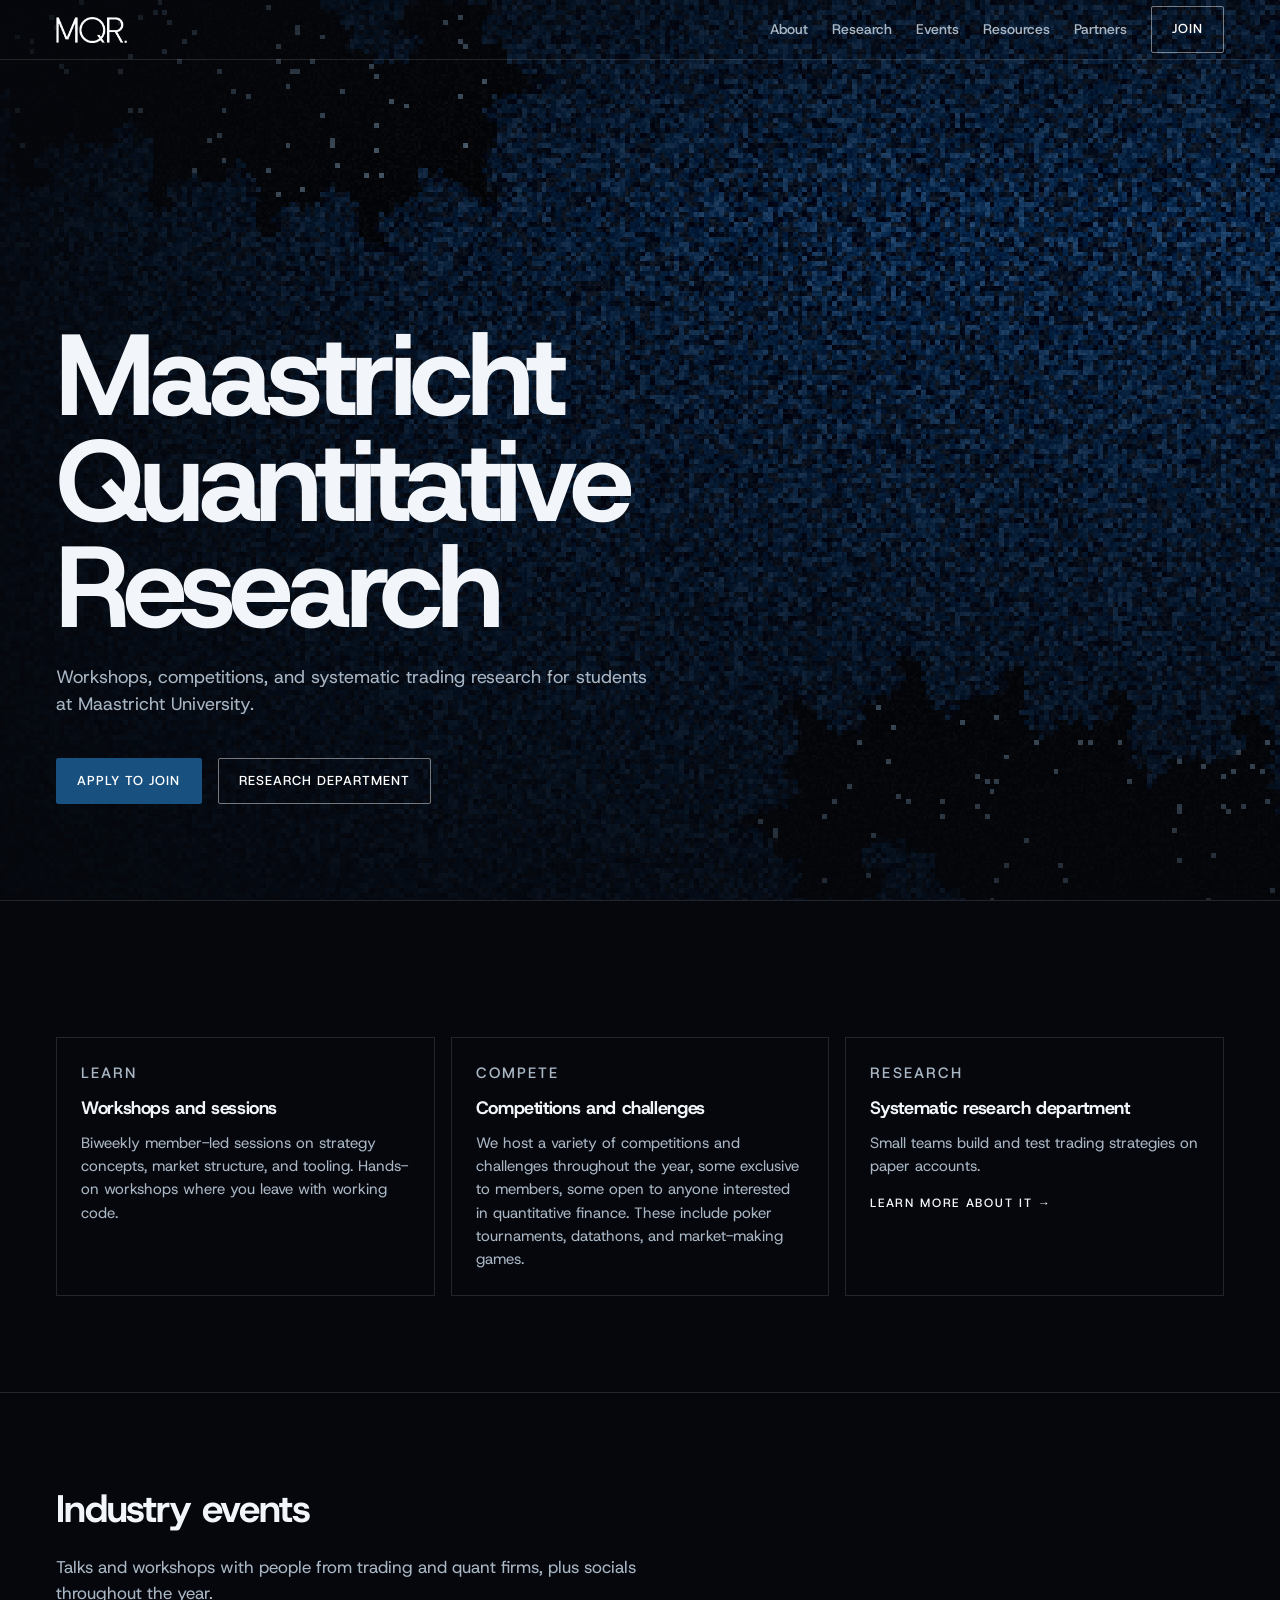
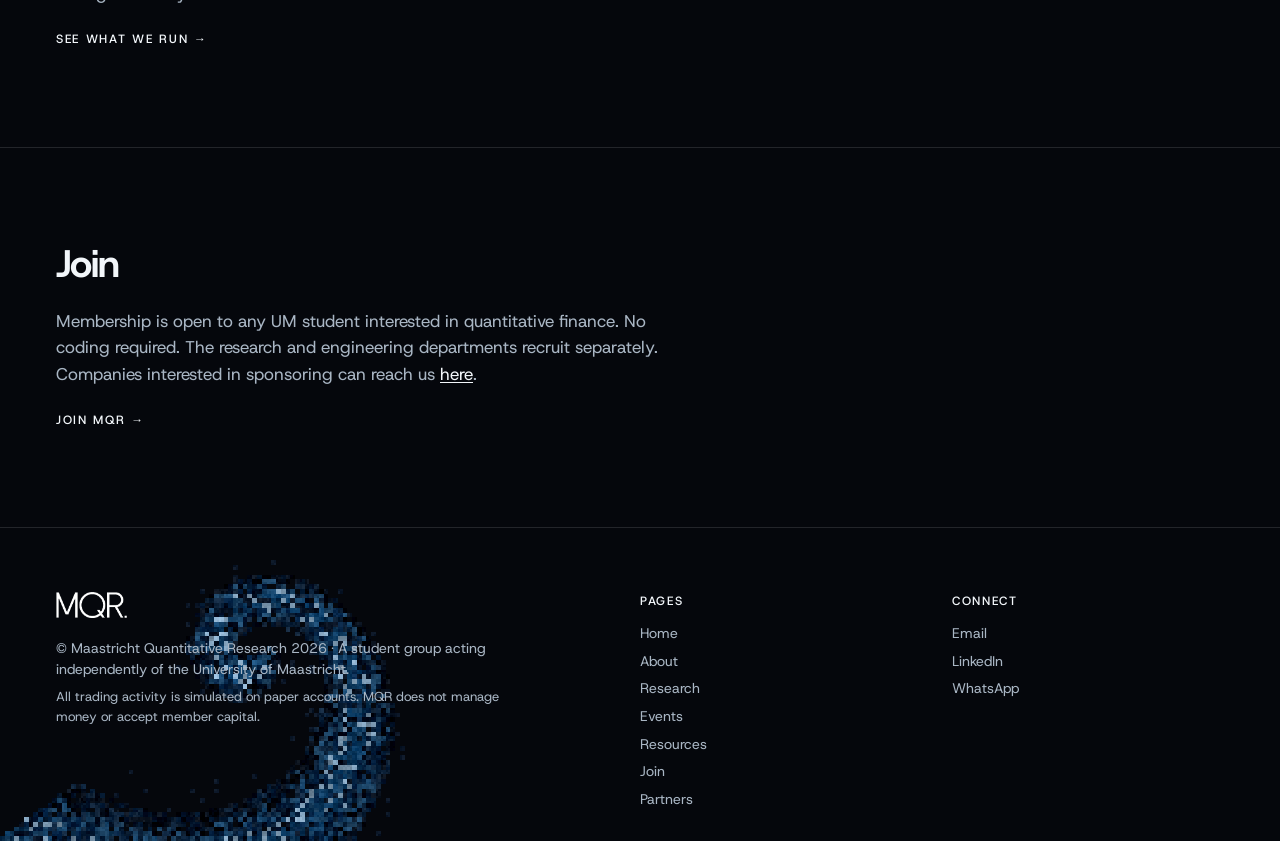
<file: index.html>
<!DOCTYPE html>
<html lang="en">
<head>
  <meta charset="UTF-8">
  <meta name="viewport" content="width=device-width, initial-scale=1.0">
  <link rel="icon" type="image/png" sizes="32x32" href="assets/favicon-light.png" media="(prefers-color-scheme: light)">
  <link rel="icon" type="image/png" sizes="32x32" href="assets/favicon-dark.png" media="(prefers-color-scheme: dark)">
  <link rel="icon" type="image/png" sizes="16x16" href="assets/favicon-light-16.png" media="(prefers-color-scheme: light)">
  <link rel="icon" type="image/png" sizes="16x16" href="assets/favicon-dark-16.png" media="(prefers-color-scheme: dark)">
  <link rel="icon" type="image/png" href="assets/favicon-light.png">
  <link rel="apple-touch-icon" sizes="180x180" href="assets/favicon-light-180.png">
  <title>MQR · Maastricht Quantitative Research</title>
  <meta name="description" content="MQR is Maastricht University's student association for quantitative research, development, and finance. Workshops, competitions, industry events, and a systematic research department.">
  <meta property="og:title" content="MQR · Maastricht Quantitative Research">
  <meta property="og:description" content="MQR is Maastricht University's student association for quantitative research, development, and finance. Workshops, competitions, industry events, and a systematic research department.">
  <meta property="og:type" content="website">
  <link rel="stylesheet" href="css/tokens.css">
  <link rel="stylesheet" href="css/fonts.css">
  <link rel="stylesheet" href="css/reset.css">
  <link rel="stylesheet" href="css/base.css">
  <link rel="stylesheet" href="css/layout.css">
  <link rel="stylesheet" href="css/components.css">
  <link rel="stylesheet" href="css/pages.css">
</head>
<body>
  <a class="skip-link" href="#main">Skip to content</a>

  <header class="site-header" id="site-header">
    <div class="header-inner">
      <a href="index.html" class="logo" aria-label="MQR home">
        <img src="assets/logo.png" alt="MQR" width="619" height="387">
      </a>
      <button type="button" class="nav-toggle" aria-expanded="false" aria-controls="primary-nav" aria-label="Open menu">
        <span class="nav-toggle-icon"></span>
      </button>
      <nav class="header-nav" id="primary-nav" aria-label="Primary">
        <a href="about.html" class="nav-link">About</a>
        <a href="research.html" class="nav-link">Research</a>
        <a href="events.html" class="nav-link">Events</a>
        <a href="resources.html" class="nav-link">Resources</a>
        <a href="partners.html" class="nav-link">Partners</a>
        <a href="join.html" class="btn btn-outline">Join</a>
      </nav>
    </div>
  </header>

  <main id="main">
    <section class="hero" aria-labelledby="hero-heading">
      <canvas class="hero-fractal" aria-hidden="true"></canvas>
      <div class="section-inner">
        <h1 id="hero-heading">Maastricht Quantitative Research</h1>
        <p>Workshops, competitions, and systematic trading research for students at Maastricht University.</p>
        <div class="hero-actions">
          <a href="join.html" class="btn btn-filled">Apply to join</a>
          <a href="research.html" class="btn btn-outline">Research department</a>
        </div>
      </div>
    </section>

    <!-- <section class="sponsor-carousel" aria-labelledby="sponsor-carousel-heading">
      <p id="sponsor-carousel-heading" class="sponsor-carousel-label">We will be proudly sponsored in the future by:</p>
      <div class="sponsor-carousel-viewport">
        <div class="sponsor-carousel-track">
          <ul class="sponsor-carousel-set">
            <li><img src="assets/sponsors/imc.svg" alt="IMC" width="178" height="33"></li>
            <li><img src="assets/sponsors/optiver.svg" alt="Optiver" width="893" height="244"></li>
            <li><img src="assets/sponsors/blocktech.png" alt="BlockTech" width="640" height="58"></li>
            <li><img src="assets/sponsors/hrt.svg" alt="HRT" width="100" height="58"></li>
            <li><img src="assets/sponsors/flowtraders.png" alt="Flow Traders" width="301" height="16"></li>
          </ul>
        </div>
      </div>
    </section> -->

    <section class="content-section" id="what-we-do" aria-labelledby="what-we-do-heading">
      <div class="section-inner">
        <h2 id="what-we-do-heading" class="visually-hidden">What we do</h2>
        <div class="pillar-grid">
          <article class="pillar-card">
            <p class="section-num">Learn</p>
            <h3>Workshops and sessions</h3>
            <p>Biweekly member-led sessions on strategy concepts, market structure, and tooling. Hands-on workshops where you leave with working code.</p> <!--  Can be done / added later: A paper reading group and peer mentorship for first-years. -->
          </article>
          <article class="pillar-card">
            <p class="section-num">Compete</p>
            <h3>Competitions and challenges</h3>
            <p>We host a variety of competitions and challenges throughout the year, some exclusive to members, some open to anyone interested in quantitative finance. These include poker tournaments, datathons, and market-making games.</p>
            <!-- <p>A semester-long paper trading challenge open to all members, datathons, and interview-style market-making games. Low barrier, real leaderboards.</p> -->
          </article>
          <article class="pillar-card">
            <p class="section-num">Research</p>
            <h3>Systematic research department</h3>
            <p>Small teams build and test trading strategies on paper accounts.</p>
            <a href="research.html" class="text-link">Learn more about it</a>
          </article>
        </div>
      </div>
    </section>

    <section class="content-section" aria-labelledby="events-heading">
      <div class="section-inner">
        <h2 id="events-heading">Industry events</h2>
        <p>Talks and workshops with people from trading and quant firms, plus socials throughout the year.</p>
        <a href="events.html" class="text-link">See what we run</a>
      </div>
    </section>

    <section class="content-section" aria-labelledby="join-heading">
      <div class="section-inner">
        <h2 id="join-heading">Join</h2>
        <p>Membership is open to any UM student interested in quantitative finance. No coding required. The research and engineering departments recruit separately. Companies interested in sponsoring can reach us <a href="partners.html">here</a>.</p>
        <a href="join.html" class="text-link">Join MQR</a>
      </div>
    </section>
  </main>

  <footer class="site-footer">
    <div class="footer-inner">
      <div class="footer-grid">
        <div>
          <a href="index.html" class="footer-logo" aria-label="MQR home">
            <img src="assets/logo.png" alt="MQR" width="619" height="387">
          </a>
          <p class="footer-meta">© Maastricht Quantitative Research 2026 · A student group acting independently of the University of Maastricht.</p>
          <p class="footer-disclaimer">All trading activity is simulated on paper accounts. MQR does not manage money or accept member capital.</p>
        </div>
        <div>
          <p class="footer-heading">Pages</p>
          <ul class="footer-links-list">
            <li><a href="index.html">Home</a></li>
            <li><a href="about.html">About</a></li>
            <li><a href="research.html">Research</a></li>
            <li><a href="events.html">Events</a></li>
            <li><a href="resources.html">Resources</a></li>
            <li><a href="join.html">Join</a></li>
            <li><a href="partners.html">Partners</a></li>
          </ul>
        </div>
        <div>
          <p class="footer-heading">Connect</p>
          <ul class="footer-links-list">
            <li><a href="mailto:contact@mqr-association.nl">Email</a></li>
            <li><a href="https://www.linkedin.com/company/maastricht-quantitative-research-association" rel="noopener noreferrer">LinkedIn</a></li>
            <li><a href="https://chat.whatsapp.com/HmCtrOrNglY5Er6Gcq0RWp" rel="noopener noreferrer">WhatsApp</a></li>
          </ul>
        </div>
      </div>
    </div>
  </footer>

  <script src="js/main.js"></script>
</body>
</html>
</file>
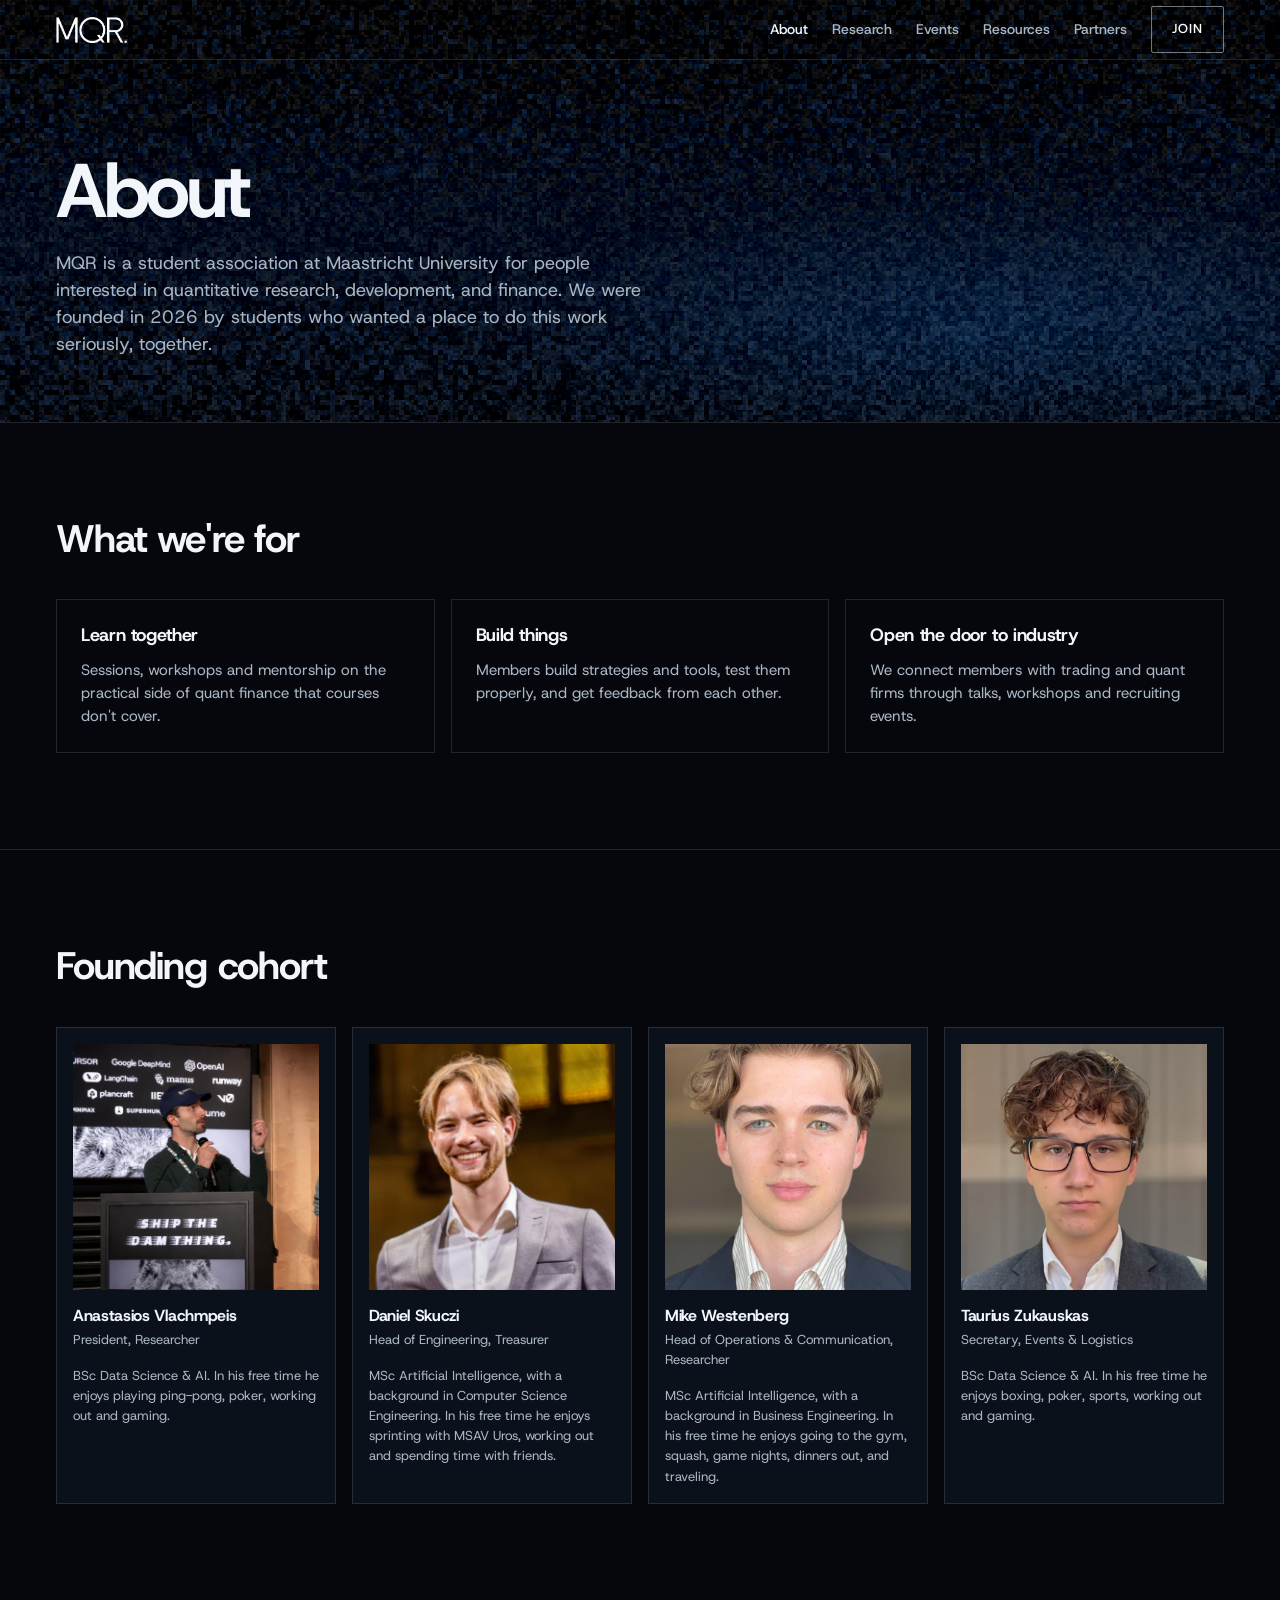
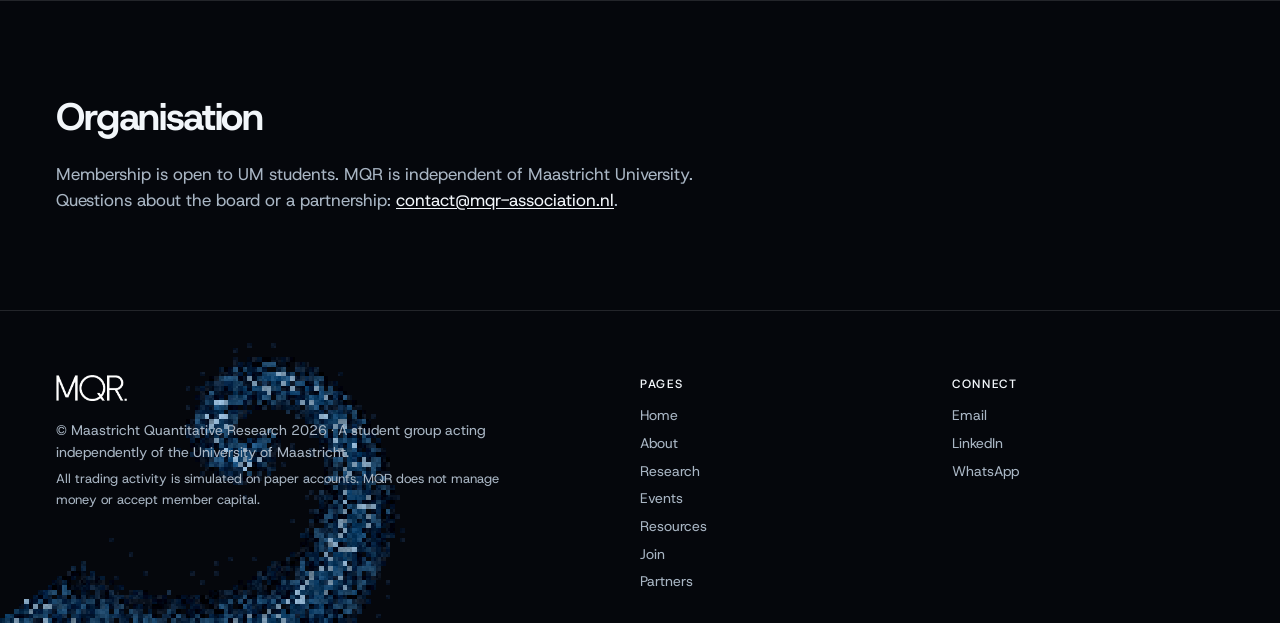
<file: about.html>
<!DOCTYPE html>
<html lang="en">
<head>
  <meta charset="UTF-8">
  <meta name="viewport" content="width=device-width, initial-scale=1.0">
  <link rel="icon" type="image/png" sizes="32x32" href="assets/favicon-light.png" media="(prefers-color-scheme: light)">
  <link rel="icon" type="image/png" sizes="32x32" href="assets/favicon-dark.png" media="(prefers-color-scheme: dark)">
  <link rel="icon" type="image/png" sizes="16x16" href="assets/favicon-light-16.png" media="(prefers-color-scheme: light)">
  <link rel="icon" type="image/png" sizes="16x16" href="assets/favicon-dark-16.png" media="(prefers-color-scheme: dark)">
  <link rel="icon" type="image/png" href="assets/favicon-light.png">
  <link rel="apple-touch-icon" sizes="180x180" href="assets/favicon-light-180.png">
  <title>About · MQR</title>
  <meta name="description" content="About MQR, Maastricht University's student association for quantitative research, development, and finance.">
  <meta property="og:title" content="About · MQR">
  <meta property="og:description" content="About MQR, Maastricht University's student association for quantitative research, development, and finance.">
  <meta property="og:type" content="website">
  <link rel="stylesheet" href="css/tokens.css">
  <link rel="stylesheet" href="css/fonts.css">
  <link rel="stylesheet" href="css/reset.css">
  <link rel="stylesheet" href="css/base.css">
  <link rel="stylesheet" href="css/layout.css">
  <link rel="stylesheet" href="css/components.css">
  <link rel="stylesheet" href="css/pages.css">
</head>
<body>
  <a class="skip-link" href="#main">Skip to content</a>

  <header class="site-header" id="site-header">
    <div class="header-inner">
      <a href="index.html" class="logo" aria-label="MQR home">
        <img src="assets/logo.png" alt="MQR" width="619" height="387">
      </a>
      <button type="button" class="nav-toggle" aria-expanded="false" aria-controls="primary-nav" aria-label="Open menu">
        <span class="nav-toggle-icon"></span>
      </button>
      <nav class="header-nav" id="primary-nav" aria-label="Primary">
        <a href="about.html" class="nav-link is-active" aria-current="page">About</a>
        <a href="research.html" class="nav-link">Research</a>
        <a href="events.html" class="nav-link">Events</a>
        <a href="resources.html" class="nav-link">Resources</a>
        <a href="partners.html" class="nav-link">Partners</a>
        <a href="join.html" class="btn btn-outline">Join</a>
      </nav>
    </div>
  </header>

  <main id="main">
    <section class="page-hero">
      <div class="section-inner">
        <h1>About</h1>
        <p>MQR is a student association at Maastricht University for people interested in quantitative research, development, and finance. We were founded in 2026 by students who wanted a place to do this work seriously, together.</p>
      </div>
    </section>

    <section class="content-section" aria-labelledby="purpose-heading">
      <div class="section-inner">
        <h2 id="purpose-heading">What we're for</h2>
        <div class="pillar-grid">
          <div class="event-type">
            <h3>Learn together</h3>
            <p>Sessions, workshops and mentorship on the practical side of quant finance that courses don't cover.</p>
          </div>
          <div class="event-type">
            <h3>Build things</h3>
            <p>Members build strategies and tools, test them properly, and get feedback from each other.</p>
          </div>
          <div class="event-type">
            <h3>Open the door to industry</h3>
            <p>We connect members with trading and quant firms through talks, workshops and recruiting events.</p>
          </div>
        </div>
      </div>
    </section>

    <section class="content-section" id="founding-cohort" aria-labelledby="founding-cohort-heading">
      <div class="section-inner">
        <h2 id="founding-cohort-heading">Founding cohort</h2>
        <div class="team-list">
          <article class="team-member">
            <img src="assets/cohort/anastasios-vlachmpeis.jpg" alt="Anastasios Vlachmpeis">
            <h3>Anastasios Vlachmpeis</h3>
            <p class="team-role">President, Researcher</p>
            <p class="team-bio">BSc Data Science &amp; AI. In his free time he enjoys playing ping-pong, poker, working out and gaming.</p>
          </article>
          <article class="team-member">
            <img src="assets/cohort/daniel-skuczi.jpg" alt="Daniel Skuczi">
            <h3>Daniel Skuczi</h3>
            <p class="team-role">Head of Engineering, Treasurer</p>
            <p class="team-bio">MSc Artificial Intelligence, with a background in Computer Science Engineering. In his free time he enjoys sprinting with MSAV Uros, working out and spending time with friends.</p>
          </article>
          <article class="team-member">
            <img src="assets/cohort/mike-westenberg.jpg" alt="Mike Westenberg">
            <h3>Mike Westenberg</h3>
            <p class="team-role">Head of Operations &amp; Communication, Researcher</p>
            <p class="team-bio">MSc Artificial Intelligence, with a background in Business Engineering. In his free time he enjoys going to the gym, squash, game nights, dinners out, and traveling.</p>
          </article>
          <article class="team-member">
            <img src="assets/cohort/taurius-zukauskas.jpg" alt="Taurius Zukauskas">
            <h3>Taurius Zukauskas</h3>
            <p class="team-role">Secretary, Events &amp; Logistics</p>
            <p class="team-bio">BSc Data Science &amp; AI. In his free time he enjoys boxing, poker, sports, working out and gaming.</p>
          </article>
        </div>
      </div>
    </section>

    <!-- <section class="content-section" id="board" aria-labelledby="board-heading">
      <div class="section-inner">
        <h2 id="board-heading">Board</h2>
        <div class="team-list">
          <article class="team-member">
            <img src="assets/board/PLACEHOLDER.jpg" alt="">
            <h3>Anastasios Vlachmpeis</h3>
            <p class="team-role">Title</p>
            <p class="team-bio">BSc Data Science &amp; AI</p>
          </article>
          <article class="team-member">
            <img src="assets/board/PLACEHOLDER.jpg" alt="">
            <h3>Daniel Skuczi</h3>
            <p class="team-role">Head of Engineering, Treasurer</p>
            <p class="team-bio">MSc Artificial Intelligence</p>
          </article>
          <article class="team-member">
            <img src="assets/board/PLACEHOLDER.jpg" alt="">
            <h3>Mike Westenberg</h3>
            <p class="team-role">Head of Operations &amp; Communication</p>
            <p class="team-bio">MSc Artificial Intelligence</p>
          </article>
          <article class="team-member">
            <img src="assets/board/PLACEHOLDER.jpg" alt="">
            <h3>Taurius Zukauskas</h3>
            <p class="team-role">Secretary</p>
            <p class="team-bio">BSc Data Science &amp; AI</p>
          </article>
        </div>
      </div>
    </section> -->

    <section class="content-section" aria-labelledby="organisation-heading">
      <div class="section-inner">
        <h2 id="organisation-heading">Organisation</h2>
        <p>Membership is open to UM students. MQR is independent of Maastricht University. Questions about the board or a partnership: <a href="mailto:contact@mqr-association.nl">contact@mqr-association.nl</a>.</p>
      </div>
    </section>
  </main>

  <footer class="site-footer">
    <div class="footer-inner">
      <div class="footer-grid">
        <div>
          <a href="index.html" class="footer-logo" aria-label="MQR home">
            <img src="assets/logo.png" alt="MQR" width="619" height="387">
          </a>
          <p class="footer-meta">© Maastricht Quantitative Research 2026 · A student group acting independently of the University of Maastricht.</p>
          <p class="footer-disclaimer">All trading activity is simulated on paper accounts. MQR does not manage money or accept member capital.</p>
        </div>
        <div>
          <p class="footer-heading">Pages</p>
          <ul class="footer-links-list">
            <li><a href="index.html">Home</a></li>
            <li><a href="about.html">About</a></li>
            <li><a href="research.html">Research</a></li>
            <li><a href="events.html">Events</a></li>
            <li><a href="resources.html">Resources</a></li>
            <li><a href="join.html">Join</a></li>
            <li><a href="partners.html">Partners</a></li>
          </ul>
        </div>
        <div>
          <p class="footer-heading">Connect</p>
          <ul class="footer-links-list">
            <li><a href="mailto:contact@mqr-association.nl">Email</a></li>
            <li><a href="https://www.linkedin.com/company/maastricht-quantitative-research-association" rel="noopener noreferrer">LinkedIn</a></li>
            <li><a href="https://chat.whatsapp.com/HmCtrOrNglY5Er6Gcq0RWp" rel="noopener noreferrer">WhatsApp</a></li>
          </ul>
        </div>
      </div>
    </div>
  </footer>

  <script src="js/main.js"></script>
</body>
</html>
</file>
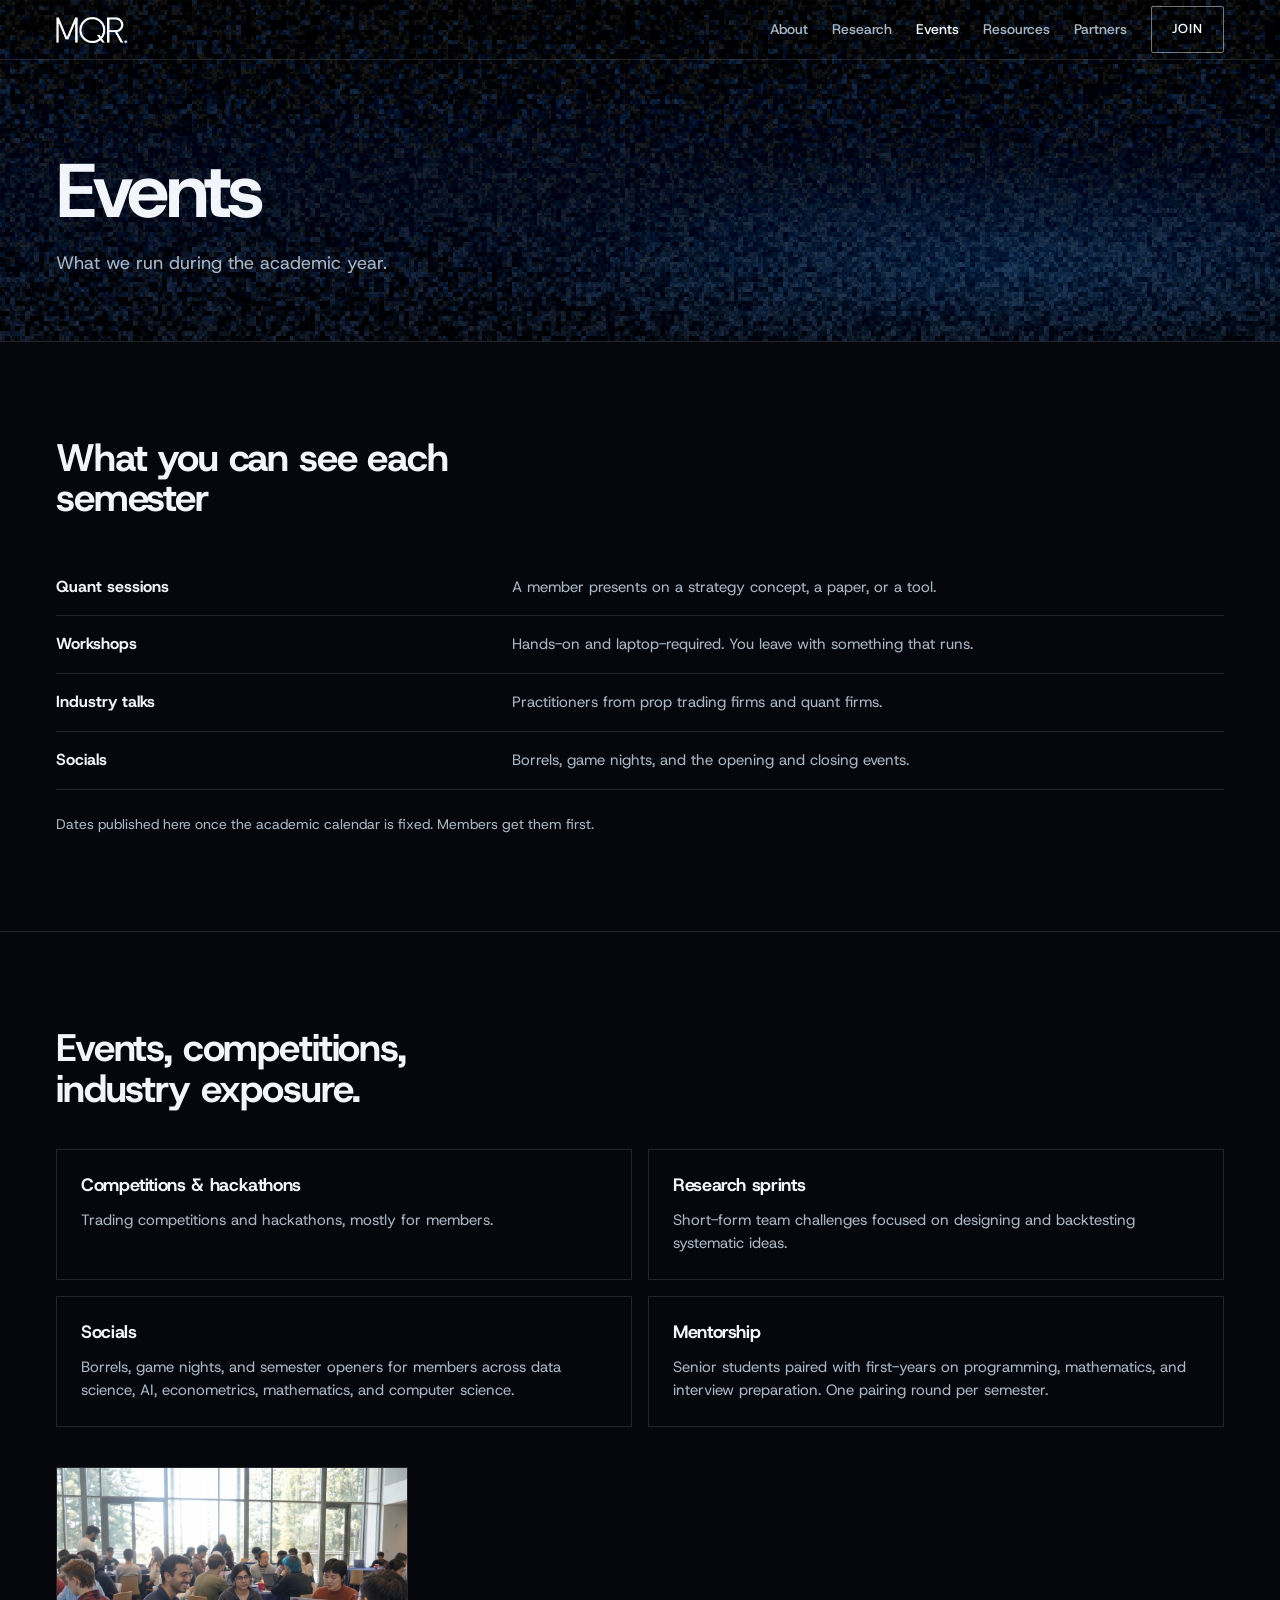
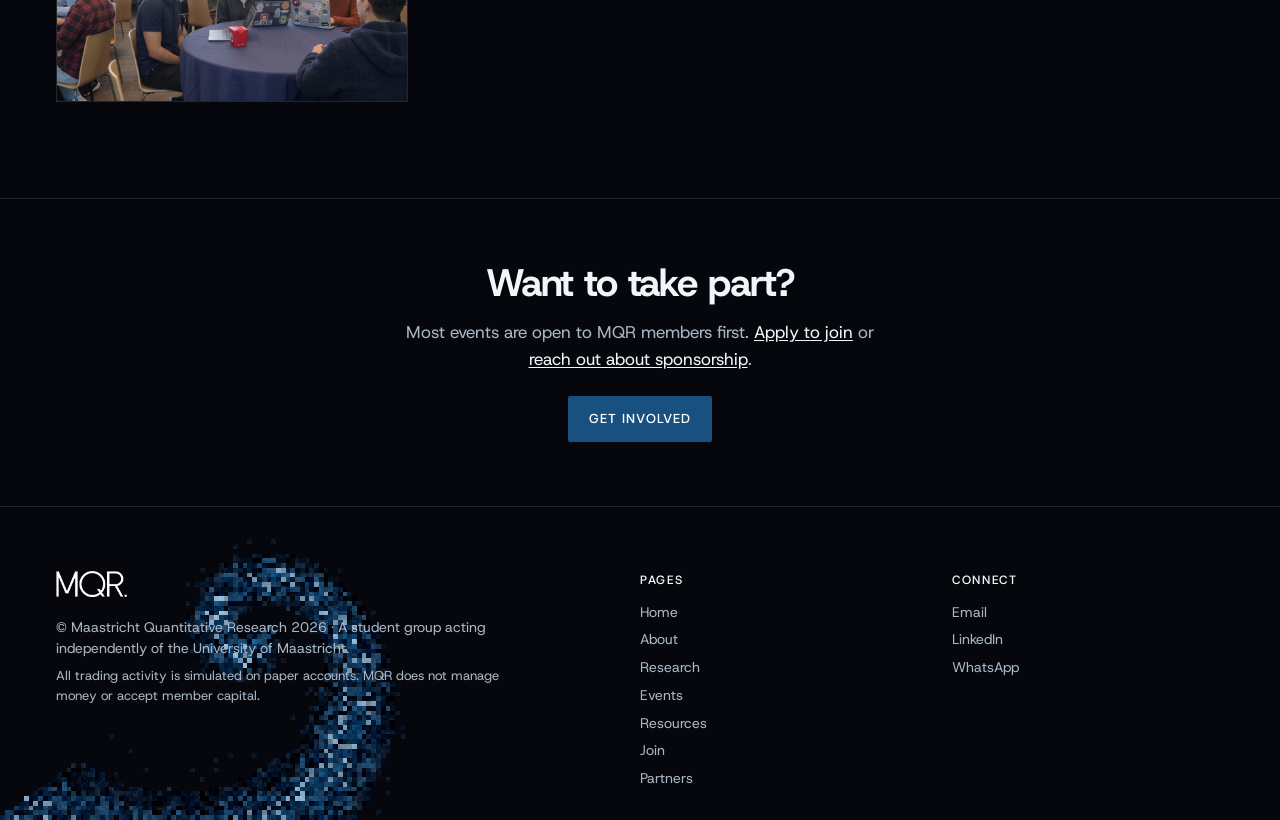
<file: events.html>
<!DOCTYPE html>
<html lang="en">
<head>
  <meta charset="UTF-8">
  <meta name="viewport" content="width=device-width, initial-scale=1.0">
  <link rel="icon" type="image/png" sizes="32x32" href="assets/favicon-light.png" media="(prefers-color-scheme: light)">
  <link rel="icon" type="image/png" sizes="32x32" href="assets/favicon-dark.png" media="(prefers-color-scheme: dark)">
  <link rel="icon" type="image/png" sizes="16x16" href="assets/favicon-light-16.png" media="(prefers-color-scheme: light)">
  <link rel="icon" type="image/png" sizes="16x16" href="assets/favicon-dark-16.png" media="(prefers-color-scheme: dark)">
  <link rel="icon" type="image/png" href="assets/favicon-light.png">
  <link rel="apple-touch-icon" sizes="180x180" href="assets/favicon-light-180.png">
  <title>Events · MQR</title>
  <meta name="description" content="MQR events during the academic year: quant sessions, workshops, industry talks, competitions, and socials at Maastricht University.">
  <meta property="og:title" content="Events · MQR">
  <meta property="og:description" content="MQR events at Maastricht University.">
  <meta property="og:type" content="website">
  <link rel="stylesheet" href="css/tokens.css">
  <link rel="stylesheet" href="css/fonts.css">
  <link rel="stylesheet" href="css/reset.css">
  <link rel="stylesheet" href="css/base.css">
  <link rel="stylesheet" href="css/layout.css">
  <link rel="stylesheet" href="css/components.css">
  <link rel="stylesheet" href="css/pages.css">
</head>
<body>
  <a class="skip-link" href="#main">Skip to content</a>

  <header class="site-header" id="site-header">
    <div class="header-inner">
      <a href="index.html" class="logo" aria-label="MQR home">
        <img src="assets/logo.png" alt="MQR" width="619" height="387">
      </a>
      <button type="button" class="nav-toggle" aria-expanded="false" aria-controls="primary-nav" aria-label="Open menu">
        <span class="nav-toggle-icon"></span>
      </button>
      <nav class="header-nav" id="primary-nav" aria-label="Primary">
        <a href="about.html" class="nav-link">About</a>
        <a href="research.html" class="nav-link">Research</a>
        <a href="events.html" class="nav-link is-active" aria-current="page">Events</a>
        <a href="resources.html" class="nav-link">Resources</a>
        <a href="partners.html" class="nav-link">Partners</a>
        <a href="join.html" class="btn btn-outline">Join</a>
      </nav>
    </div>
  </header>

  <main id="main">
    <section class="page-hero">
      <div class="section-inner">
        <h1>Events</h1>
        <p>What we run during the academic year.</p>
      </div>
    </section>

    <!-- <section class="content-section" aria-labelledby="calendar-heading">
      <div class="section-inner">
        <h2 id="calendar-heading">Calendar</h2>
        <div id="calendar-upcoming" class="calendar-section"></div>
      </div>
    </section> -->

    <section class="content-section" id="programme" aria-labelledby="programme-heading">
      <div class="section-inner">
        <h2 id="programme-heading">What you can see each semester</h2>
        <dl class="programme-list">
          <div class="programme-row">
            <dt>Quant sessions</dt>
            <dd>A member presents on a strategy concept, a paper, or a tool.</dd>
          </div>
          <div class="programme-row">
            <dt>Workshops</dt>
            <dd>Hands-on and laptop-required. You leave with something that runs.</dd>
          </div>
          <!-- <div class="programme-row">
            <dt>Reading group <span class="programme-when">From September 2026</span></dt>
            <dd>Monthly. One paper, one discussion lead.</dd>
          </div> -->
          <!-- <div class="programme-row">
            <dt>Trading challenge <span class="programme-when">From September 2026</span></dt>
            <dd>Runs all semester. Paper accounts, live leaderboard, open to every member.</dd>
          </div> -->
          <div class="programme-row">
            <dt>Industry talks</dt>
            <dd>Practitioners from prop trading firms and quant firms.</dd>
          </div>
          <!-- <div class="programme-row">
            <dt>Poker nights <span class="programme-when">From September 2026</span></dt>
            <dd>Regular member poker nights. No real money — just competition, probability, and a good excuse to show up.</dd>
          </div> -->
          <div class="programme-row">
            <dt>Socials</dt>
            <dd>Borrels, game nights, and the opening and closing events.</dd>
          </div>
        </dl>
        <p class="programme-note">Dates published here once the academic calendar is fixed. Members get them first.</p>
      </div>
    </section>

    <section class="content-section" aria-labelledby="types-heading">
      <div class="section-inner">
        <h2 id="types-heading">Events, competitions, industry exposure.</h2>
        <div class="event-types">
          <div class="event-type">
            <h3>Competitions &amp; hackathons</h3>
            <p>Trading competitions and hackathons, mostly for members.</p>
          </div>
          <div class="event-type">
            <h3>Research sprints</h3>
            <p>Short-form team challenges focused on designing and backtesting systematic ideas.</p>
          </div>
          <div class="event-type">
            <h3>Socials</h3>
            <p>Borrels, game nights, and semester openers for members across data science, AI, econometrics, mathematics, and computer science.</p>
          </div>
          <div class="event-type">
            <h3>Mentorship</h3>
            <p>Senior students paired with first-years on programming, mathematics, and interview preparation. One pairing round per semester.</p>
          </div>
        </div>
        <figure class="framed-photo framed-photo--inline">
          <img src="assets/YappingT.png" alt="MQR members at an event">
        </figure>
      </div>
    </section>

    <section class="cta-strip">
      <div class="section-inner">
        <h2>Want to take part?</h2>
        <p>Most events are open to MQR members first. <a href="join.html">Apply to join</a> or <a href="partners.html">reach out about sponsorship</a>.</p>
        <a href="join.html" class="btn btn-filled">Get involved</a>
      </div>
    </section>
  </main>

  <footer class="site-footer">
    <div class="footer-inner">
      <div class="footer-grid">
        <div>
          <a href="index.html" class="footer-logo" aria-label="MQR home">
            <img src="assets/logo.png" alt="MQR" width="619" height="387">
          </a>
          <p class="footer-meta">© Maastricht Quantitative Research 2026 · A student group acting independently of the University of Maastricht.</p>
          <p class="footer-disclaimer">All trading activity is simulated on paper accounts. MQR does not manage money or accept member capital.</p>
        </div>
        <div>
          <p class="footer-heading">Pages</p>
          <ul class="footer-links-list">
            <li><a href="index.html">Home</a></li>
            <li><a href="about.html">About</a></li>
            <li><a href="research.html">Research</a></li>
            <li><a href="events.html">Events</a></li>
            <li><a href="resources.html">Resources</a></li>
            <li><a href="join.html">Join</a></li>
            <li><a href="partners.html">Partners</a></li>
          </ul>
        </div>
        <div>
          <p class="footer-heading">Connect</p>
          <ul class="footer-links-list">
            <li><a href="mailto:contact@mqr-association.nl">Email</a></li>
            <li><a href="https://www.linkedin.com/company/maastricht-quantitative-research-association" rel="noopener noreferrer">LinkedIn</a></li>
            <li><a href="https://chat.whatsapp.com/HmCtrOrNglY5Er6Gcq0RWp" rel="noopener noreferrer">WhatsApp</a></li>
          </ul>
        </div>
      </div>
    </div>
  </footer>

  <script src="js/events.js"></script>
  <script src="js/main.js"></script>
</body>
</html>
</file>
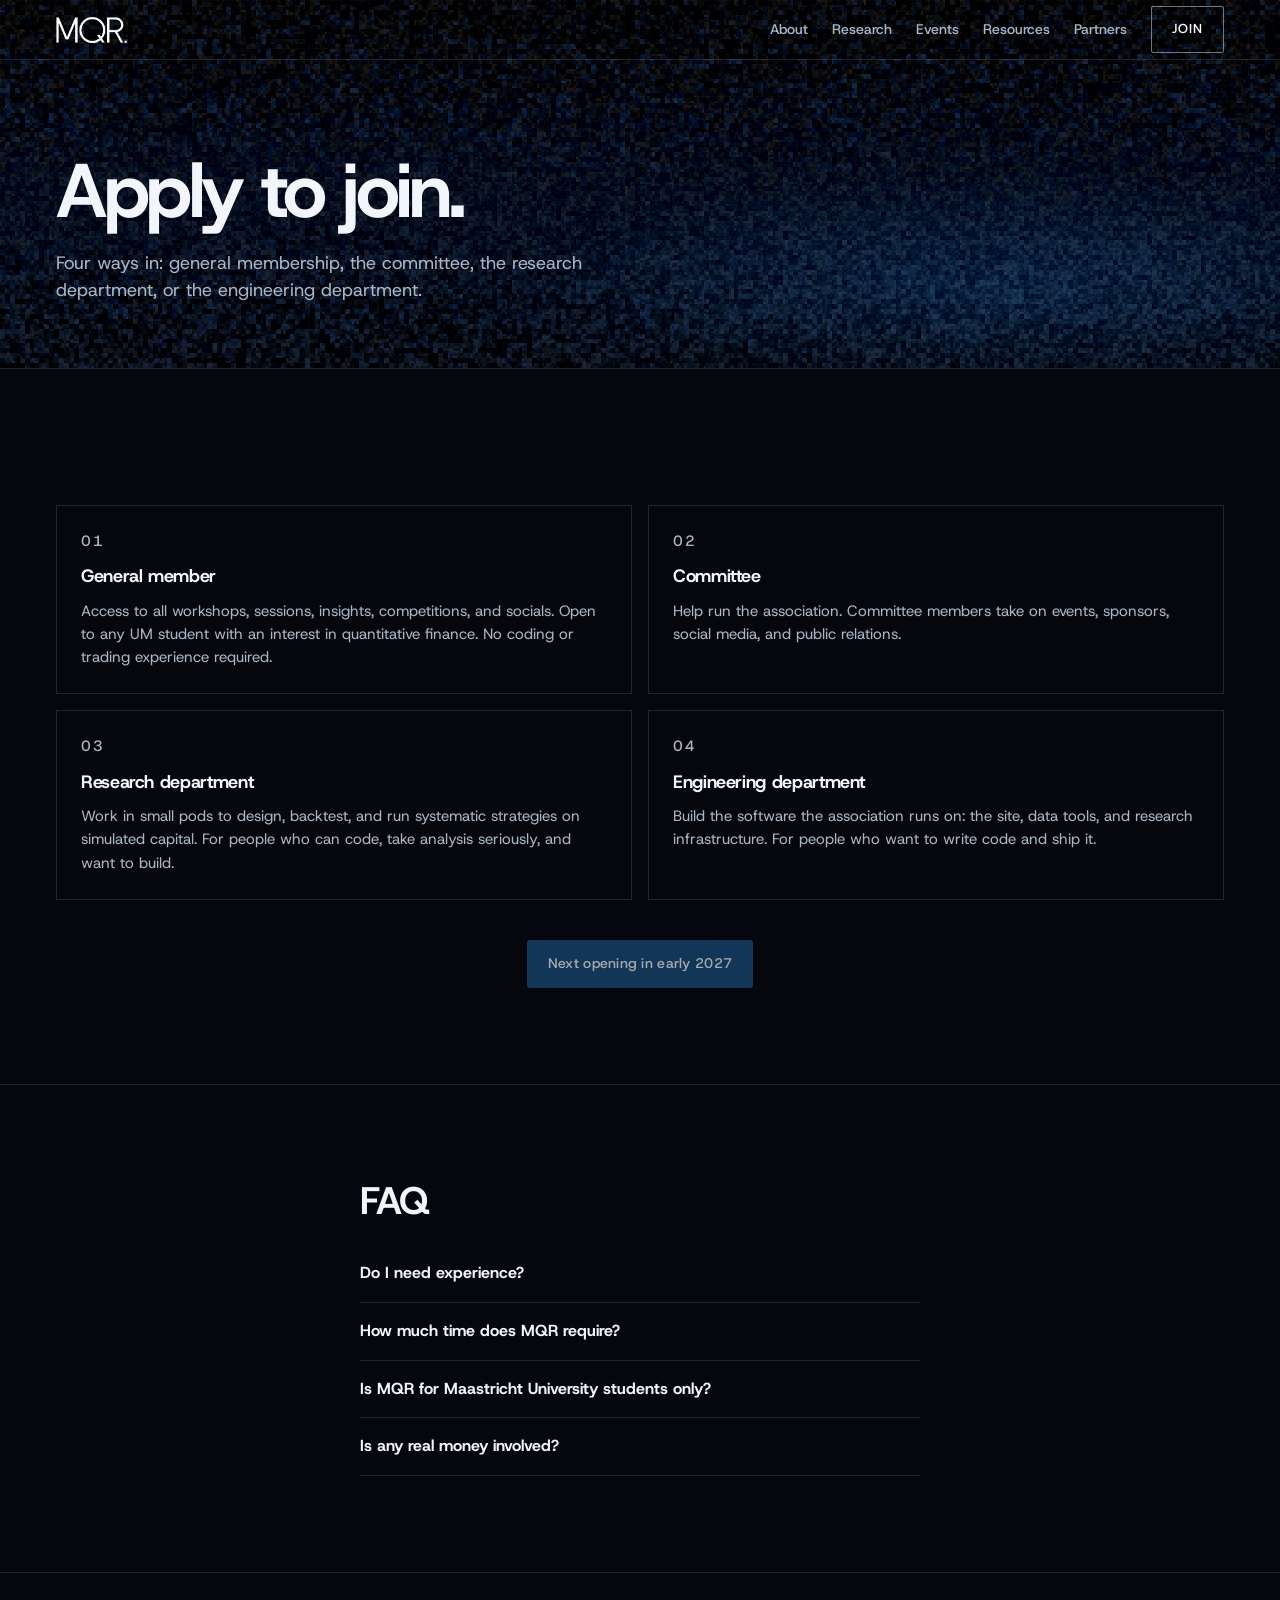
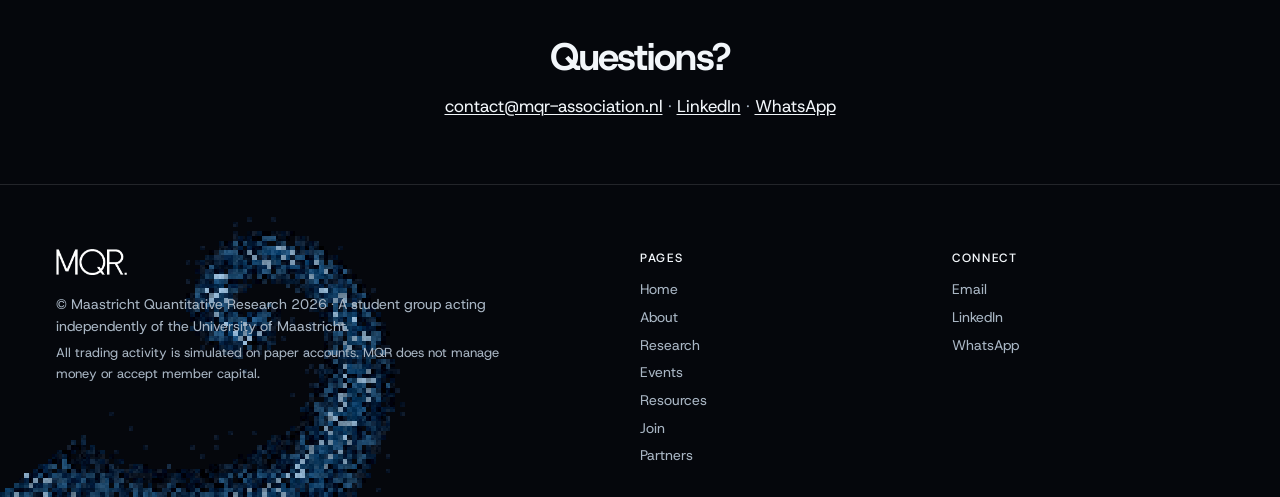
<file: join.html>
<!DOCTYPE html>
<html lang="en">
<head>
  <meta charset="UTF-8">
  <meta name="viewport" content="width=device-width, initial-scale=1.0">
  <link rel="icon" type="image/png" sizes="32x32" href="assets/favicon-light.png" media="(prefers-color-scheme: light)">
  <link rel="icon" type="image/png" sizes="32x32" href="assets/favicon-dark.png" media="(prefers-color-scheme: dark)">
  <link rel="icon" type="image/png" sizes="16x16" href="assets/favicon-light-16.png" media="(prefers-color-scheme: light)">
  <link rel="icon" type="image/png" sizes="16x16" href="assets/favicon-dark-16.png" media="(prefers-color-scheme: dark)">
  <link rel="icon" type="image/png" href="assets/favicon-light.png">
  <link rel="apple-touch-icon" sizes="180x180" href="assets/favicon-light-180.png">
  <title>Join · MQR</title>
  <meta name="description" content="Apply to MQR as a general member, committee member, or to the research or engineering department at Maastricht University.">
  <meta property="og:title" content="Join · MQR">
  <meta property="og:description" content="Apply to MQR as a general member, committee member, or to the research or engineering department.">
  <meta property="og:type" content="website">
  <link rel="stylesheet" href="css/tokens.css">
  <link rel="stylesheet" href="css/fonts.css">
  <link rel="stylesheet" href="css/reset.css">
  <link rel="stylesheet" href="css/base.css">
  <link rel="stylesheet" href="css/layout.css">
  <link rel="stylesheet" href="css/components.css">
  <link rel="stylesheet" href="css/pages.css">
</head>
<body>
  <a class="skip-link" href="#main">Skip to content</a>

  <header class="site-header" id="site-header">
    <div class="header-inner">
      <a href="index.html" class="logo" aria-label="MQR home">
        <img src="assets/logo.png" alt="MQR" width="619" height="387">
      </a>
      <button type="button" class="nav-toggle" aria-expanded="false" aria-controls="primary-nav" aria-label="Open menu">
        <span class="nav-toggle-icon"></span>
      </button>
      <nav class="header-nav" id="primary-nav" aria-label="Primary">
        <a href="about.html" class="nav-link">About</a>
        <a href="research.html" class="nav-link">Research</a>
        <a href="events.html" class="nav-link">Events</a>
        <a href="resources.html" class="nav-link">Resources</a>
        <a href="partners.html" class="nav-link">Partners</a>
        <a href="join.html" class="btn btn-outline" aria-current="page">Join</a>
      </nav>
    </div>
  </header>

  <main id="main">
    <section class="page-hero">
      <div class="section-inner">
        <h1>Apply to join.</h1>
        <p>Four ways in: general membership, the committee, the research department, or the engineering department.</p>
      </div>
    </section>

    <section class="content-section" aria-labelledby="paths-heading">
      <div class="section-inner">
        <h2 id="paths-heading" class="visually-hidden">How to apply</h2>
        <div class="pillar-grid join-paths">
          <article class="pillar-card" id="members">
            <p class="section-num">01</p>
            <h3>General member</h3>
            <p>Access to all workshops, sessions, insights, competitions, and socials. Open to any UM student with an interest in quantitative finance. No coding or trading experience required.</p>
          </article>
          <article class="pillar-card" id="committee">
            <p class="section-num">02</p>
            <h3>Committee</h3>
            <p>Help run the association. Committee members take on events, sponsors, social media, and public relations.</p>
          </article>
          <article class="pillar-card" id="apply">
            <p class="section-num">03</p>
            <h3>Research department</h3>
            <p>Work in small pods to design, backtest, and run systematic strategies on simulated capital. For people who can code, take analysis seriously, and want to build.</p>
          </article>
          <article class="pillar-card" id="engineering">
            <p class="section-num">04</p>
            <h3>Engineering department</h3>
            <p>Build the software the association runs on: the site, data tools, and research infrastructure. For people who want to write code and ship it.</p>
          </article>
        </div>
        <div class="join-paths-cta">
          <span class="btn btn-filled join-apply-btn btn-disabled" aria-disabled="true">Next opening in early 2027</span>
        </div>
      </div>
    </section>

    <section class="content-section join-faq" aria-labelledby="faq-heading">
      <div class="section-inner join-track-inner">
        <h2 id="faq-heading">FAQ</h2>
        <details class="faq-item">
          <summary>Do I need experience?</summary>
          <p class="faq-answer">Not for general membership. Committee work is organisational. The research and engineering departments care about programming and analytical thinking, not trading experience.</p>
        </details>
        <details class="faq-item">
          <summary>How much time does MQR require?</summary>
          <p class="faq-answer">Members attend whatever they want, with no minimum. Committee is the work of running events, sponsors, and comms. Research is typically 2–10 hours a week.</p>
        </details>
        <details class="faq-item">
          <summary>Is MQR for Maastricht University students only?</summary>
          <p class="faq-answer">Primarily, yes. Reach out if you are at a nearby institution.</p>
        </details>
        <details class="faq-item">
          <summary>Is any real money involved?</summary>
          <p class="faq-answer">All trading is simulated on paper accounts. No real money is involved.</p>
        </details>
      </div>
    </section>

    <section class="join-contact">
      <div class="section-inner">
        <h2>Questions?</h2>
        <p><a href="mailto:contact@mqr-association.nl">contact@mqr-association.nl</a> · <a href="https://www.linkedin.com/company/maastricht-quantitative-research-association" rel="noopener noreferrer">LinkedIn</a> · <a href="https://chat.whatsapp.com/HmCtrOrNglY5Er6Gcq0RWp" rel="noopener noreferrer">WhatsApp</a></p>
      </div>
    </section>
  </main>

  <footer class="site-footer">
    <div class="footer-inner">
      <div class="footer-grid">
        <div>
          <a href="index.html" class="footer-logo" aria-label="MQR home">
            <img src="assets/logo.png" alt="MQR" width="619" height="387">
          </a>
          <p class="footer-meta">© Maastricht Quantitative Research 2026 · A student group acting independently of the University of Maastricht.</p>
          <p class="footer-disclaimer">All trading activity is simulated on paper accounts. MQR does not manage money or accept member capital.</p>
        </div>
        <div>
          <p class="footer-heading">Pages</p>
          <ul class="footer-links-list">
            <li><a href="index.html">Home</a></li>
            <li><a href="about.html">About</a></li>
            <li><a href="research.html">Research</a></li>
            <li><a href="events.html">Events</a></li>
            <li><a href="resources.html">Resources</a></li>
            <li><a href="join.html">Join</a></li>
            <li><a href="partners.html">Partners</a></li>
          </ul>
        </div>
        <div>
          <p class="footer-heading">Connect</p>
          <ul class="footer-links-list">
            <li><a href="mailto:contact@mqr-association.nl">Email</a></li>
            <li><a href="https://www.linkedin.com/company/maastricht-quantitative-research-association" rel="noopener noreferrer">LinkedIn</a></li>
            <li><a href="https://chat.whatsapp.com/HmCtrOrNglY5Er6Gcq0RWp" rel="noopener noreferrer">WhatsApp</a></li>
          </ul>
        </div>
      </div>
    </div>
  </footer>

  <script src="js/main.js"></script>
</body>
</html>
</file>
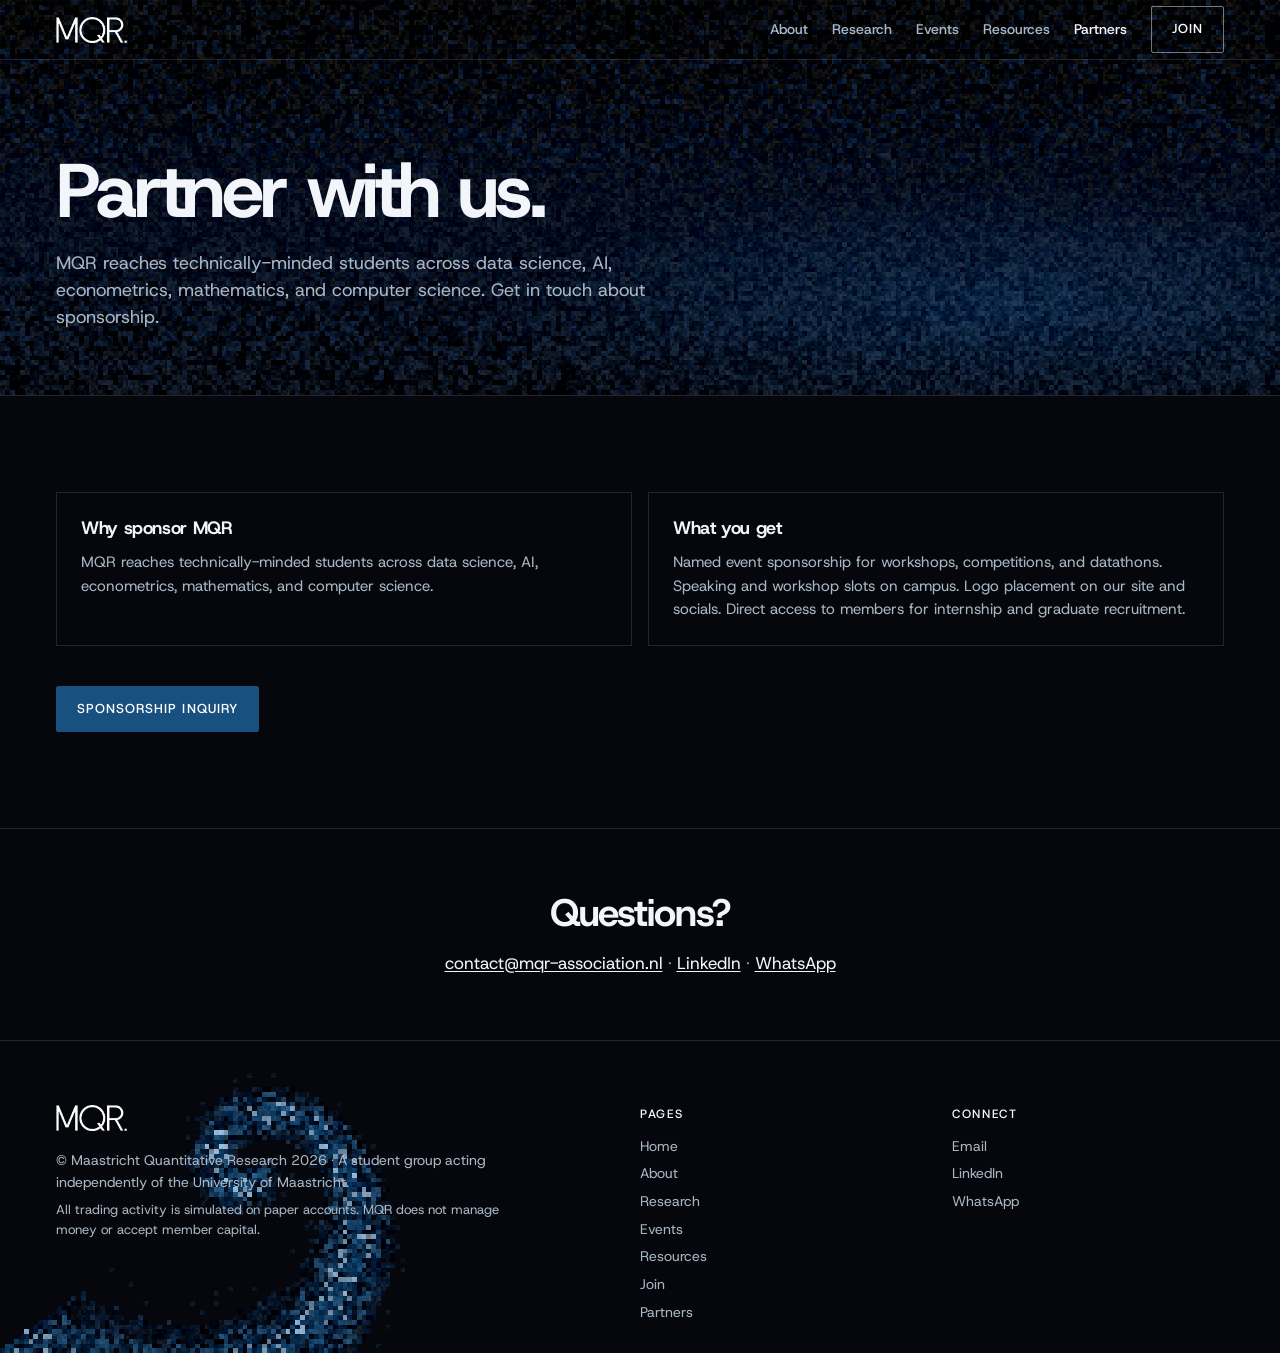
<file: partners.html>
<!DOCTYPE html>
<html lang="en">
<head>
  <meta charset="UTF-8">
  <meta name="viewport" content="width=device-width, initial-scale=1.0">
  <link rel="icon" type="image/png" sizes="32x32" href="assets/favicon-light.png" media="(prefers-color-scheme: light)">
  <link rel="icon" type="image/png" sizes="32x32" href="assets/favicon-dark.png" media="(prefers-color-scheme: dark)">
  <link rel="icon" type="image/png" sizes="16x16" href="assets/favicon-light-16.png" media="(prefers-color-scheme: light)">
  <link rel="icon" type="image/png" sizes="16x16" href="assets/favicon-dark-16.png" media="(prefers-color-scheme: dark)">
  <link rel="icon" type="image/png" href="assets/favicon-light.png">
  <link rel="apple-touch-icon" sizes="180x180" href="assets/favicon-light-180.png">
  <title>Partners · MQR</title>
  <meta name="description" content="Partner with MQR as a sponsor. Named event sponsorship, campus talks, and access to technically-minded Maastricht University students.">
  <meta property="og:title" content="Partners · MQR">
  <meta property="og:description" content="Partner with MQR as a sponsor. Named event sponsorship, campus talks, and access to technically-minded Maastricht University students.">
  <meta property="og:type" content="website">
  <link rel="stylesheet" href="css/tokens.css">
  <link rel="stylesheet" href="css/fonts.css">
  <link rel="stylesheet" href="css/reset.css">
  <link rel="stylesheet" href="css/base.css">
  <link rel="stylesheet" href="css/layout.css">
  <link rel="stylesheet" href="css/components.css">
  <link rel="stylesheet" href="css/pages.css">
</head>
<body>
  <a class="skip-link" href="#main">Skip to content</a>

  <header class="site-header" id="site-header">
    <div class="header-inner">
      <a href="index.html" class="logo" aria-label="MQR home">
        <img src="assets/logo.png" alt="MQR" width="619" height="387">
      </a>
      <button type="button" class="nav-toggle" aria-expanded="false" aria-controls="primary-nav" aria-label="Open menu">
        <span class="nav-toggle-icon"></span>
      </button>
      <nav class="header-nav" id="primary-nav" aria-label="Primary">
        <a href="about.html" class="nav-link">About</a>
        <a href="research.html" class="nav-link">Research</a>
        <a href="events.html" class="nav-link">Events</a>
        <a href="resources.html" class="nav-link">Resources</a>
        <a href="partners.html" class="nav-link is-active" aria-current="page">Partners</a>
        <a href="join.html" class="btn btn-outline">Join</a>
      </nav>
    </div>
  </header>

  <main id="main">
    <section class="page-hero">
      <div class="section-inner">
        <h1 id="sponsor-heading">Partner with us.</h1>
        <p>MQR reaches technically-minded students across data science, AI, econometrics, mathematics, and computer science. Get in touch about sponsorship.</p>
      </div>
    </section>

    <section class="content-section" id="sponsor" aria-labelledby="sponsor-heading">
      <div class="section-inner">
        <div class="partner-panels">
          <div class="join-block">
            <h3>Why sponsor MQR</h3>
            <p>MQR reaches technically-minded students across data science, AI, econometrics, mathematics, and computer science.</p>
          </div>
          <div class="join-block">
            <h3>What you get</h3>
            <p>Named event sponsorship for workshops, competitions, and datathons. Speaking and workshop slots on campus. Logo placement on our site and socials. Direct access to members for internship and graduate recruitment.</p>
          </div>
        </div>
        <a href="mailto:contact@mqr-association.nl?subject=MQR%20Sponsorship%20Inquiry" class="btn btn-filled join-apply-btn">Sponsorship inquiry</a>
      </div>
    </section>

    <section class="join-contact">
      <div class="section-inner">
        <h2>Questions?</h2>
        <p><a href="mailto:contact@mqr-association.nl">contact@mqr-association.nl</a> · <a href="https://www.linkedin.com/company/maastricht-quantitative-research-association" rel="noopener noreferrer">LinkedIn</a> · <a href="https://chat.whatsapp.com/HmCtrOrNglY5Er6Gcq0RWp" rel="noopener noreferrer">WhatsApp</a></p>
      </div>
    </section>
  </main>

  <footer class="site-footer">
    <div class="footer-inner">
      <div class="footer-grid">
        <div>
          <a href="index.html" class="footer-logo" aria-label="MQR home">
            <img src="assets/logo.png" alt="MQR" width="619" height="387">
          </a>
          <p class="footer-meta">© Maastricht Quantitative Research 2026 · A student group acting independently of the University of Maastricht.</p>
          <p class="footer-disclaimer">All trading activity is simulated on paper accounts. MQR does not manage money or accept member capital.</p>
        </div>
        <div>
          <p class="footer-heading">Pages</p>
          <ul class="footer-links-list">
            <li><a href="index.html">Home</a></li>
            <li><a href="about.html">About</a></li>
            <li><a href="research.html">Research</a></li>
            <li><a href="events.html">Events</a></li>
            <li><a href="resources.html">Resources</a></li>
            <li><a href="join.html">Join</a></li>
            <li><a href="partners.html">Partners</a></li>
          </ul>
        </div>
        <div>
          <p class="footer-heading">Connect</p>
          <ul class="footer-links-list">
            <li><a href="mailto:contact@mqr-association.nl">Email</a></li>
            <li><a href="https://www.linkedin.com/company/maastricht-quantitative-research-association" rel="noopener noreferrer">LinkedIn</a></li>
            <li><a href="https://chat.whatsapp.com/HmCtrOrNglY5Er6Gcq0RWp" rel="noopener noreferrer">WhatsApp</a></li>
          </ul>
        </div>
      </div>
    </div>
  </footer>

  <script src="js/main.js"></script>
</body>
</html>
</file>
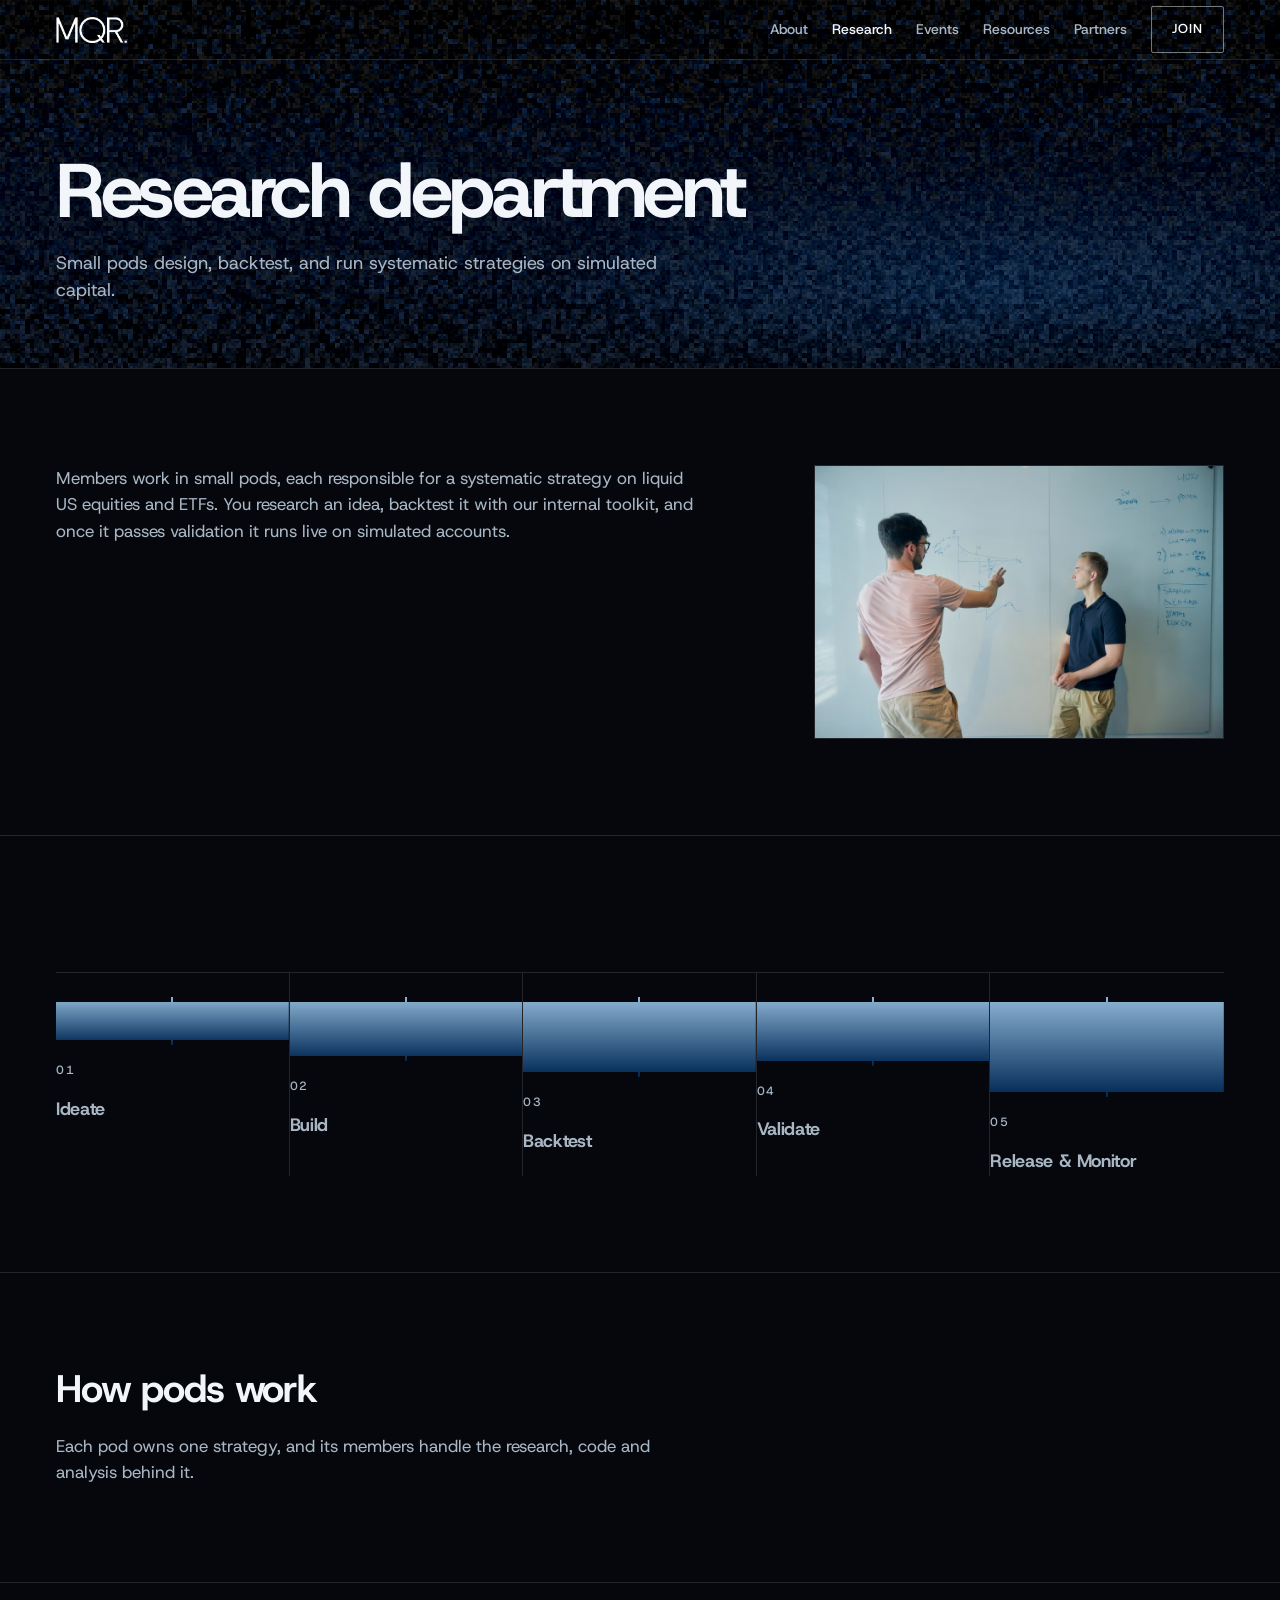
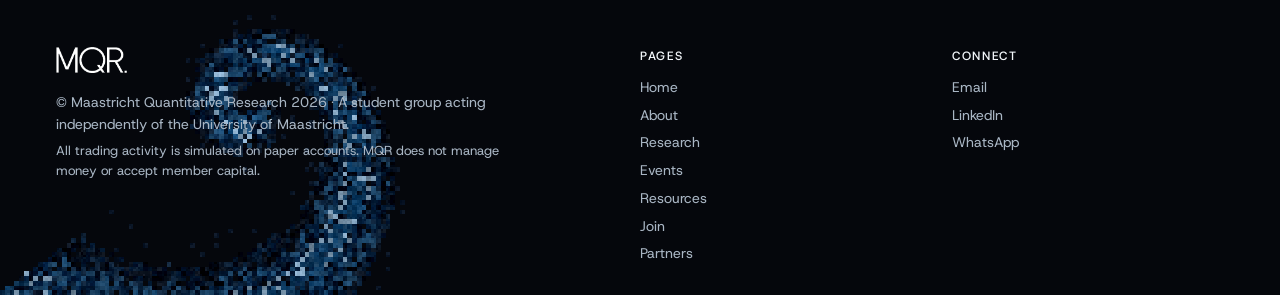
<file: research.html>
<!DOCTYPE html>
<html lang="en">
<head>
  <meta charset="UTF-8">
  <meta name="viewport" content="width=device-width, initial-scale=1.0">
  <link rel="icon" type="image/png" sizes="32x32" href="assets/favicon-light.png" media="(prefers-color-scheme: light)">
  <link rel="icon" type="image/png" sizes="32x32" href="assets/favicon-dark.png" media="(prefers-color-scheme: dark)">
  <link rel="icon" type="image/png" sizes="16x16" href="assets/favicon-light-16.png" media="(prefers-color-scheme: light)">
  <link rel="icon" type="image/png" sizes="16x16" href="assets/favicon-dark-16.png" media="(prefers-color-scheme: dark)">
  <link rel="icon" type="image/png" href="assets/favicon-light.png">
  <link rel="apple-touch-icon" sizes="180x180" href="assets/favicon-light-180.png">
  <title>Research · MQR</title>
  <meta name="description" content="MQR's research department: members research, backtest, and run trading strategies on simulated accounts.">
  <meta property="og:title" content="Research · MQR">
  <meta property="og:description" content="MQR's systematic research department at Maastricht University.">
  <meta property="og:type" content="website">
  <link rel="stylesheet" href="css/tokens.css">
  <link rel="stylesheet" href="css/fonts.css">
  <link rel="stylesheet" href="css/reset.css">
  <link rel="stylesheet" href="css/base.css">
  <link rel="stylesheet" href="css/layout.css">
  <link rel="stylesheet" href="css/components.css">
  <link rel="stylesheet" href="css/pages.css">
</head>
<body>
  <a class="skip-link" href="#main">Skip to content</a>

  <header class="site-header" id="site-header">
    <div class="header-inner">
      <a href="index.html" class="logo" aria-label="MQR home">
        <img src="assets/logo.png" alt="MQR" width="619" height="387">
      </a>
      <button type="button" class="nav-toggle" aria-expanded="false" aria-controls="primary-nav" aria-label="Open menu">
        <span class="nav-toggle-icon"></span>
      </button>
      <nav class="header-nav" id="primary-nav" aria-label="Primary">
        <a href="about.html" class="nav-link">About</a>
        <a href="research.html" class="nav-link is-active" aria-current="page">Research</a>
        <a href="events.html" class="nav-link">Events</a>
        <a href="resources.html" class="nav-link">Resources</a>
        <a href="partners.html" class="nav-link">Partners</a>
        <a href="join.html" class="btn btn-outline">Join</a>
      </nav>
    </div>
  </header>

  <main id="main">
    <section class="page-hero">
      <div class="section-inner">
        <h1>Research department</h1>
        <p>Small pods design, backtest, and run systematic strategies on simulated capital.</p>
      </div>
    </section>

    <section class="content-section" aria-label="How the department works">
      <div class="section-inner media-aside">
        <div>
          <p>Members work in small pods, each responsible for a systematic strategy on liquid US equities and ETFs. You research an idea, backtest it with our internal toolkit, and once it passes validation it runs live on simulated accounts.</p>
        </div>
        <figure class="framed-photo">
          <img src="assets/23865e373d926fd7ef656ab77c7b1a01c798e430-6048x4032.jpg" alt="Members discussing research at a whiteboard">
        </figure>
      </div>
    </section>

    <section class="content-section" id="workflow" aria-labelledby="workflow-heading">
      <div class="section-inner">
        <!-- <h2 id="workflow-heading">From an idea to edging out the markets.</h2> -->
        <div class="step-list">
          <div class="step-item"><p class="step-num">01</p><p class="step-label">Ideate</p></div>
          <div class="step-item"><p class="step-num">02</p><p class="step-label">Build</p></div>
          <div class="step-item"><p class="step-num">03</p><p class="step-label">Backtest</p></div>
          <div class="step-item"><p class="step-num">04</p><p class="step-label">Validate</p></div>
          <div class="step-item"><p class="step-num">05</p><p class="step-label">Release &amp; Monitor</p></div>
        </div>
      </div>
    </section>

    <section class="content-section" id="pods" aria-labelledby="pods-heading">
      <div class="section-inner">
        <h2 id="pods-heading">How pods work</h2>
        <p>Each pod owns one strategy, and its members handle the research, code and analysis behind it.</p>
      </div>
    </section>

    <!-- <section class="content-section" aria-labelledby="disclaimer-heading">
      <div class="section-inner">
        <h2 id="disclaimer-heading">Simulated trading only.</h2>
        <div class="callout">
          <p><strong>All trading activity at MQR is simulated on paper accounts.</strong> MQR does not manage money, accept member capital, or provide investment advice.</p>
        </div>
        <a href="join.html#apply" class="text-link">Apply to join</a>
      </div>
    </section> -->
  </main>

  <footer class="site-footer">
    <div class="footer-inner">
      <div class="footer-grid">
        <div>
          <a href="index.html" class="footer-logo" aria-label="MQR home">
            <img src="assets/logo.png" alt="MQR" width="619" height="387">
          </a>
          <p class="footer-meta">© Maastricht Quantitative Research 2026 · A student group acting independently of the University of Maastricht.</p>
          <p class="footer-disclaimer">All trading activity is simulated on paper accounts. MQR does not manage money or accept member capital.</p>
        </div>
        <div>
          <p class="footer-heading">Pages</p>
          <ul class="footer-links-list">
            <li><a href="index.html">Home</a></li>
            <li><a href="about.html">About</a></li>
            <li><a href="research.html">Research</a></li>
            <li><a href="events.html">Events</a></li>
            <li><a href="resources.html">Resources</a></li>
            <li><a href="join.html">Join</a></li>
            <li><a href="partners.html">Partners</a></li>
          </ul>
        </div>
        <div>
          <p class="footer-heading">Connect</p>
          <ul class="footer-links-list">
            <li><a href="mailto:contact@mqr-association.nl">Email</a></li>
            <li><a href="https://www.linkedin.com/company/maastricht-quantitative-research-association" rel="noopener noreferrer">LinkedIn</a></li>
            <li><a href="https://chat.whatsapp.com/HmCtrOrNglY5Er6Gcq0RWp" rel="noopener noreferrer">WhatsApp</a></li>
          </ul>
        </div>
      </div>
    </div>
  </footer>

  <script src="js/main.js"></script>
</body>
</html>
</file>
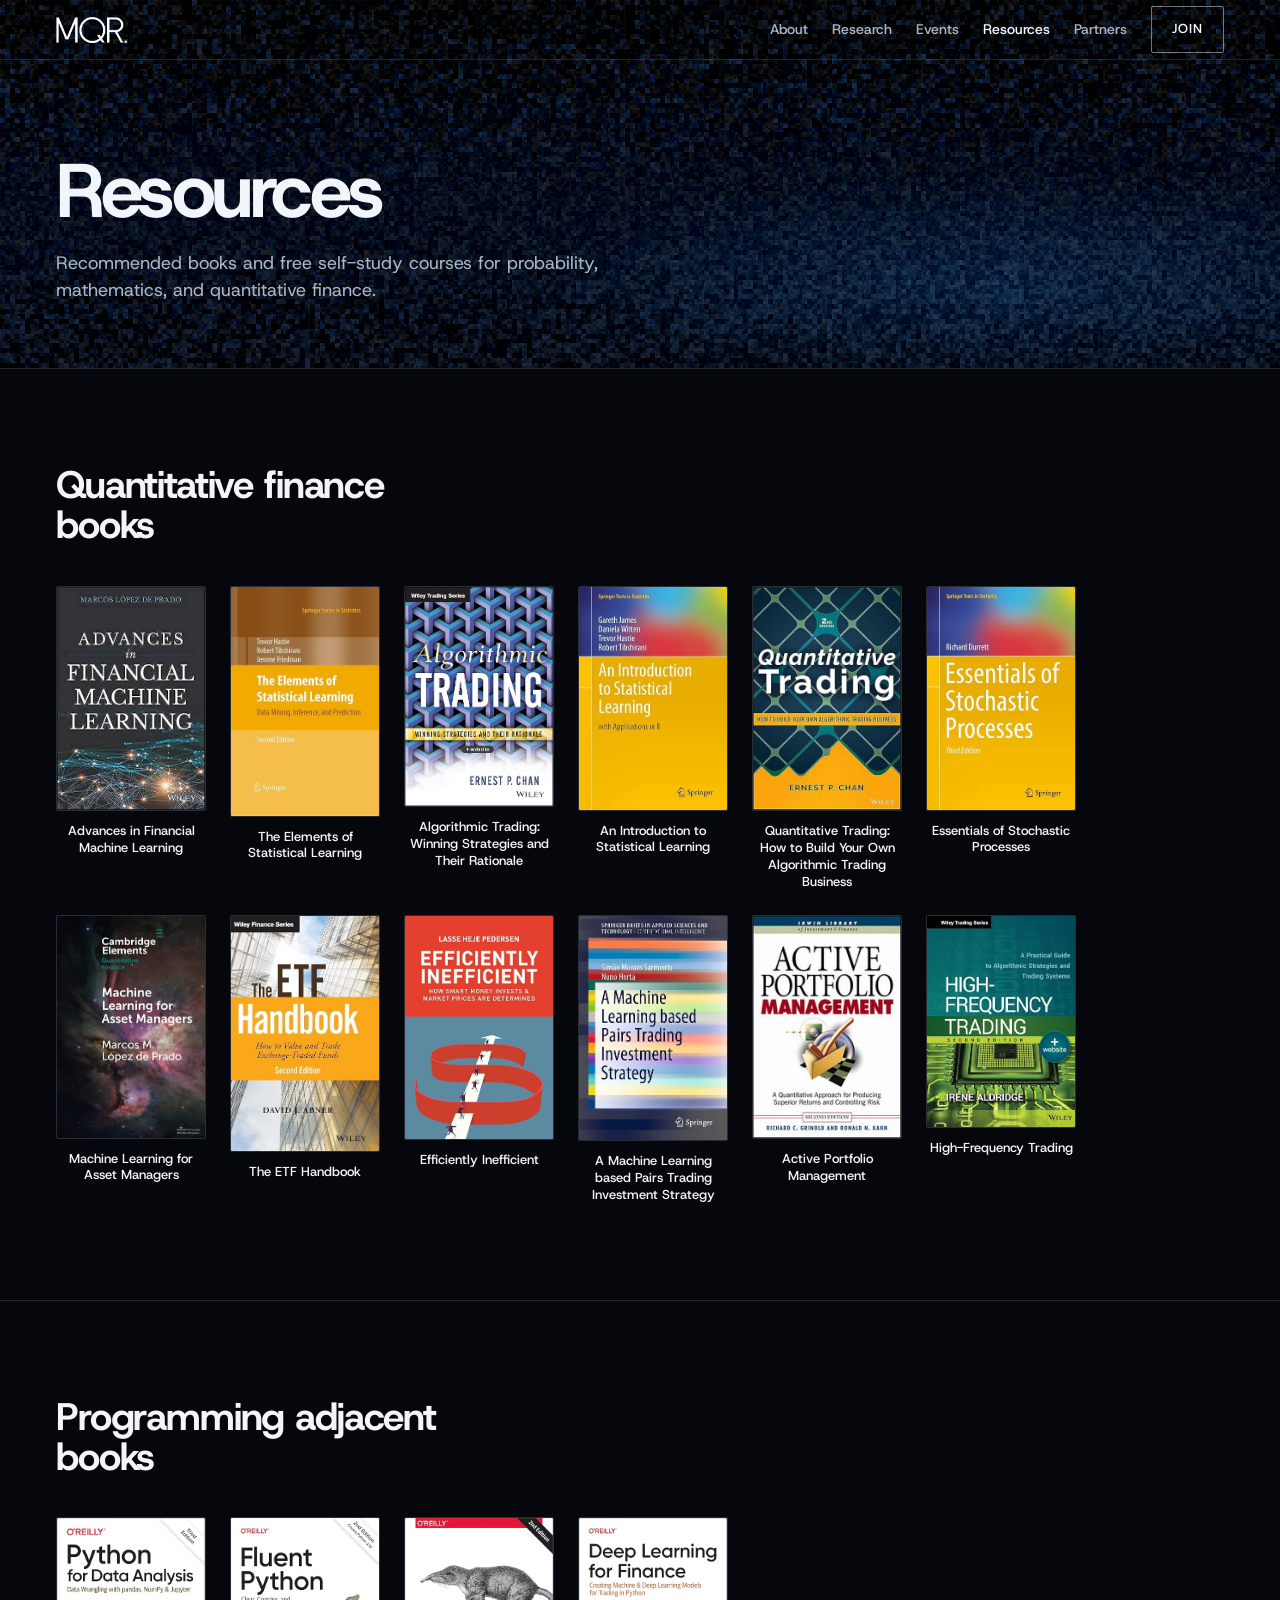
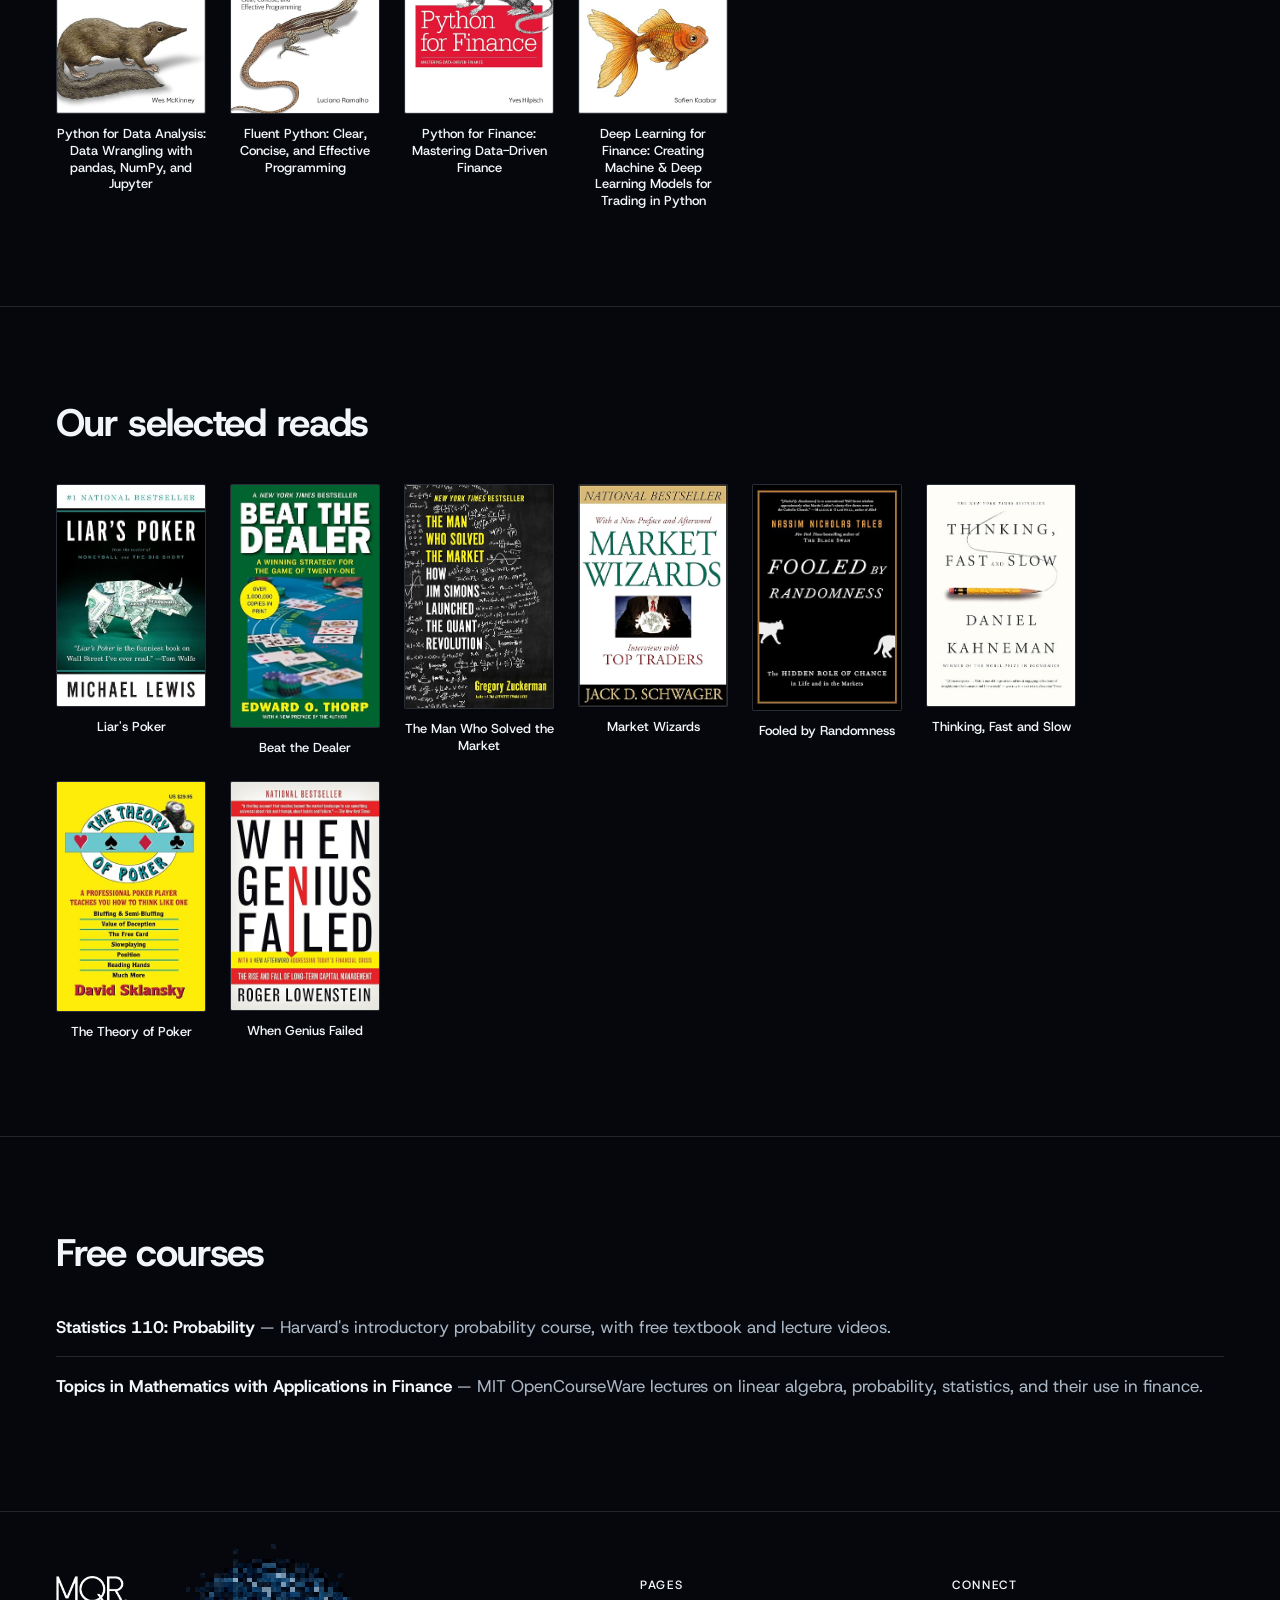
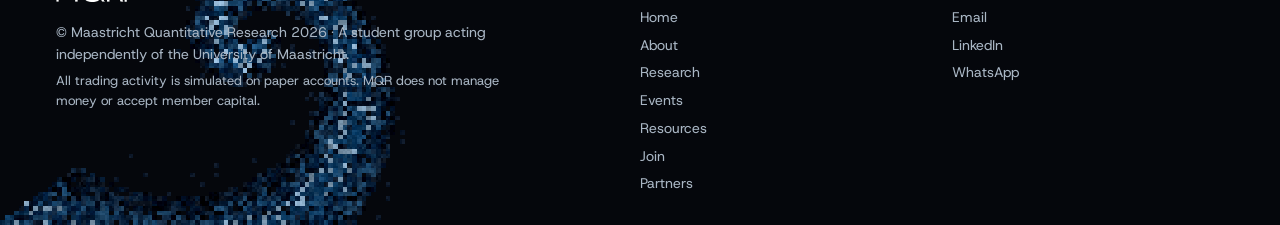
<file: resources.html>
<!DOCTYPE html>
<html lang="en">
<head>
  <meta charset="UTF-8">
  <meta name="viewport" content="width=device-width, initial-scale=1.0">
  <link rel="icon" type="image/png" sizes="32x32" href="assets/favicon-light.png" media="(prefers-color-scheme: light)">
  <link rel="icon" type="image/png" sizes="32x32" href="assets/favicon-dark.png" media="(prefers-color-scheme: dark)">
  <link rel="icon" type="image/png" sizes="16x16" href="assets/favicon-light-16.png" media="(prefers-color-scheme: light)">
  <link rel="icon" type="image/png" sizes="16x16" href="assets/favicon-dark-16.png" media="(prefers-color-scheme: dark)">
  <link rel="icon" type="image/png" href="assets/favicon-light.png">
  <link rel="apple-touch-icon" sizes="180x180" href="assets/favicon-light-180.png">
  <title>Resources · MQR</title>
  <meta name="description" content="Books and free courses recommended by MQR for probability, mathematics, and quantitative finance.">
  <meta property="og:title" content="Resources · MQR">
  <meta property="og:description" content="Books and free courses recommended by MQR for probability, mathematics, and quantitative finance.">
  <meta property="og:type" content="website">
  <link rel="stylesheet" href="css/tokens.css">
  <link rel="stylesheet" href="css/fonts.css">
  <link rel="stylesheet" href="css/reset.css">
  <link rel="stylesheet" href="css/base.css">
  <link rel="stylesheet" href="css/layout.css">
  <link rel="stylesheet" href="css/components.css">
  <link rel="stylesheet" href="css/pages.css">
</head>
<body>
  <a class="skip-link" href="#main">Skip to content</a>

  <header class="site-header" id="site-header">
    <div class="header-inner">
      <a href="index.html" class="logo" aria-label="MQR home">
        <img src="assets/logo.png" alt="MQR" width="619" height="387">
      </a>
      <button type="button" class="nav-toggle" aria-expanded="false" aria-controls="primary-nav" aria-label="Open menu">
        <span class="nav-toggle-icon"></span>
      </button>
      <nav class="header-nav" id="primary-nav" aria-label="Primary">
        <a href="about.html" class="nav-link">About</a>
        <a href="research.html" class="nav-link">Research</a>
        <a href="events.html" class="nav-link">Events</a>
        <a href="resources.html" class="nav-link is-active" aria-current="page">Resources</a>
        <a href="partners.html" class="nav-link">Partners</a>
        <a href="join.html" class="btn btn-outline">Join</a>
      </nav>
    </div>
  </header>

  <main id="main">
    <section class="page-hero">
      <div class="section-inner">
        <h1>Resources</h1>
        <p>Recommended books and free self-study courses for probability, mathematics, and quantitative finance.</p>
      </div>
    </section>

    <section class="content-section" aria-labelledby="quant-books-heading">
      <div class="section-inner">
        <h2 id="quant-books-heading">Quantitative finance books</h2>
        <ul class="book-grid">
          <li>
            <a class="book-card" href="https://www.amazon.nl/dp/1119482089" target="_blank" rel="noopener noreferrer">
              <img class="book-cover" src="assets/books/advances-financial-machine-learning.jpg" alt="Advances in Financial Machine Learning (book cover)" width="344" height="520\" loading="lazy">
              <span class="book-title">Advances in Financial Machine Learning</span>
            </a>
          </li>
          <li>
            <a class="book-card" href="https://www.amazon.nl/dp/0387848576" target="_blank" rel="noopener noreferrer">
              <img class="book-cover" src="assets/books/elements-statistical-learning.jpg" alt="The Elements of Statistical Learning (book cover)" width="336" height="520\" loading="lazy">
              <span class="book-title">The Elements of Statistical Learning</span>
            </a>
          </li>
          <li>
            <a class="book-card" href="https://www.amazon.nl/dp/1118460146" target="_blank" rel="noopener noreferrer">
              <img class="book-cover" src="assets/books/algorithmic-trading.jpg" alt="Algorithmic Trading: Winning Strategies and Their Rationale (book cover)" width="351" height="520\" loading="lazy">
              <span class="book-title">Algorithmic Trading: Winning Strategies and Their Rationale</span>
            </a>
          </li>
          <li>
            <a class="book-card" href="https://www.amazon.nl/dp/1461471370" target="_blank" rel="noopener noreferrer">
              <img class="book-cover" src="assets/books/intro-statistical-learning.jpg" alt="An Introduction to Statistical Learning (book cover)" width="345" height="520\" loading="lazy">
              <span class="book-title">An Introduction to Statistical Learning</span>
            </a>
          </li>
          <li>
            <a class="book-card" href="https://www.amazon.nl/dp/1119800064" target="_blank" rel="noopener noreferrer">
              <img class="book-cover" src="assets/books/quantitative-trading.jpg" alt="Quantitative Trading: How to Build Your Own Algorithmic Trading Business (book cover)" width="344" height="520\" loading="lazy">
              <span class="book-title">Quantitative Trading: How to Build Your Own Algorithmic Trading Business</span>
            </a>
          </li>
          <!-- <li>
            <a class="book-card" href="https://www.amazon.nl/dp/0470748753" target="_blank" rel="noopener noreferrer">
              <img class="book-cover" src="https://traders.studentorg.berkeley.edu/_astro/faq.DQu1YX7F_1SGfTT.webp" alt="Frequently Asked Questions in Quantitative Finance (book cover)" width="331" height="499" loading="lazy">
              <span class="book-title">Frequently Asked Questions in Quantitative Finance</span>
            </a>
          </li> -->
          <li>
            <a class="book-card" href="https://www.amazon.nl/dp/331945613X" target="_blank" rel="noopener noreferrer">
              <img class="book-cover" src="assets/books/essentials-stochastic-processes.jpg" alt="Essentials of Stochastic Processes (book cover)" width="345" height="520\" loading="lazy">
              <span class="book-title">Essentials of Stochastic Processes</span>
            </a>
          </li>
          <li>
            <a class="book-card" href="https://www.amazon.nl/dp/1108792898" target="_blank" rel="noopener noreferrer">
              <img class="book-cover" src="assets/books/machine-learning-asset-managers.jpg" alt="Machine Learning for Asset Managers (book cover)" width="347" height="520\" loading="lazy">
              <span class="book-title">Machine Learning for Asset Managers</span>
            </a>
          </li>
          <li>
            <a class="book-card" href="https://www.amazon.nl/dp/1119193907" target="_blank" rel="noopener noreferrer">
              <img class="book-cover" src="assets/books/etf-handbook.jpg" alt="The ETF Handbook (book cover)" width="327" height="520\" loading="lazy">
              <span class="book-title">The ETF Handbook</span>
            </a>
          </li>
          <li>
            <a class="book-card" href="https://www.amazon.nl/dp/0691196095" target="_blank" rel="noopener noreferrer">
              <img class="book-cover" src="assets/books/efficiently-inefficient.jpg" alt="Efficiently Inefficient (book cover)" width="345" height="520\" loading="lazy">
              <span class="book-title">Efficiently Inefficient</span>
            </a>
          </li>
          <li>
            <a class="book-card" href="https://www.amazon.nl/dp/3030472507" target="_blank" rel="noopener noreferrer">
              <img class="book-cover" src="assets/books/ml-asset-managers-investment.jpg" alt="A Machine Learning based Pairs Trading Investment Strategy (book cover)" width="343" height="520\" loading="lazy">
              <span class="book-title">A Machine Learning based Pairs Trading Investment Strategy</span>
            </a>
          </li>
          <li>
            <a class="book-card" href="https://www.amazon.nl/dp/0070248826" target="_blank" rel="noopener noreferrer">
              <img class="book-cover" src="assets/books/active-portfolio-management.jpg" alt="Active Portfolio Management (book cover)" width="346" height="520\" loading="lazy">
              <span class="book-title">Active Portfolio Management</span>
            </a>
          </li>
          <li>
            <a class="book-card" href="https://www.amazon.nl/dp/1118343506" target="_blank" rel="noopener noreferrer">
              <img class="book-cover" src="assets/books/high-frequency-trading.jpg" alt="High-Frequency Trading (book cover)" width="365" height="520\" loading="lazy">
              <span class="book-title">High-Frequency Trading</span>
            </a>
          </li>
        </ul>
      </div>
    </section>

    <section class="content-section" aria-labelledby="programming-books-heading">
      <div class="section-inner">
        <h2 id="programming-books-heading">Programming adjacent books</h2>
        <ul class="book-grid">
          <li>
            <a class="book-card" href="https://www.amazon.nl/dp/109810403X" target="_blank" rel="noopener noreferrer">
              <img class="book-cover" src="assets/books/python-data-analysis.jpg" alt="Python for Data Analysis: Data Wrangling with pandas, NumPy, and Jupyter (book cover)" width="396" height="520\" loading="lazy">
              <span class="book-title">Python for Data Analysis: Data Wrangling with pandas, NumPy, and Jupyter</span>
            </a>
          </li>
          <li>
            <a class="book-card" href="https://www.amazon.nl/dp/1492056359" target="_blank" rel="noopener noreferrer">
              <img class="book-cover" src="assets/books/fluent-python.jpg" alt="Fluent Python: Clear, Concise, and Effective Programming (book cover)" width="396" height="520\" loading="lazy">
              <span class="book-title">Fluent Python: Clear, Concise, and Effective Programming</span>
            </a>
          </li>
          <li>
            <a class="book-card" href="https://www.amazon.nl/dp/1492024333" target="_blank" rel="noopener noreferrer">
              <img class="book-cover" src="assets/books/python-for-finance.jpg" alt="Python for Finance: Mastering Data-Driven Finance (book cover)" width="396" height="520\" loading="lazy">
              <span class="book-title">Python for Finance: Mastering Data-Driven Finance</span>
            </a>
          </li>
          <li>
            <a class="book-card" href="https://www.amazon.nl/dp/1098148398" target="_blank" rel="noopener noreferrer">
              <img class="book-cover" src="assets/books/deep-learning-finance.jpg" alt="Deep Learning for Finance: Creating Machine &amp; Deep Learning Models for Trading in Python (book cover)" width="396" height="520\" loading="lazy">
              <span class="book-title">Deep Learning for Finance: Creating Machine &amp; Deep Learning Models for Trading in Python</span>
            </a>
          </li>
        </ul>
      </div>
    </section>

    <section class="content-section" aria-labelledby="selected-reads-heading">
      <div class="section-inner">
        <h2 id="selected-reads-heading">Our selected reads</h2>
        <ul class="book-grid">
          <!-- <li>
            <a class="book-card" href="https://www.amazon.nl/dp/0393351599" target="_blank" rel="noopener noreferrer">
              <img class="book-cover" src="https://traders.studentorg.berkeley.edu/_astro/flash_boys.y9kTEBrV_ZbtmAt.webp" alt="Flash Boys (book cover)" width="331" height="499" loading="lazy">
              <span class="book-title">Flash Boys</span>
            </a>
          </li> -->
          <li>
            <a class="book-card" href="https://www.amazon.nl/dp/039333869X" target="_blank" rel="noopener noreferrer">
              <img class="book-cover" src="assets/books/liars-poker.jpg" alt="Liar's Poker (book cover)" width="347" height="520\" loading="lazy">
              <span class="book-title">Liar's Poker</span>
            </a>
          </li>
          <li>
            <a class="book-card" href="https://www.amazon.nl/dp/0394703103" target="_blank" rel="noopener noreferrer">
              <img class="book-cover" src="assets/books/beat-the-dealer.jpg" alt="Beat the Dealer (book cover)" width="317" height="520\" loading="lazy">
              <span class="book-title">Beat the Dealer</span>
            </a>
          </li>
          <li>
            <a class="book-card" href="https://www.amazon.nl/dp/073521798X" target="_blank" rel="noopener noreferrer">
              <img class="book-cover" src="assets/books/man-who-solved-the-market.jpg" alt="The Man Who Solved the Market (book cover)" width="345" height="520\" loading="lazy">
              <span class="book-title">The Man Who Solved the Market</span>
            </a>
          </li>
          <!-- <li>
            <a class="book-card" href="https://www.amazon.nl/dp/0471770884" target="_blank" rel="noopener noreferrer">
              <img class="book-cover" src="https://traders.studentorg.berkeley.edu/_astro/stock_operator.B9x1EZWu_1UfTFX.webp" alt="Reminiscences of a Stock Operator (book cover)" width="331" height="499" loading="lazy">
              <span class="book-title">Reminiscences of a Stock Operator</span>
            </a>
          </li> -->
          <!-- <li>
            <a class="book-card" href="https://www.amazon.nl/dp/0307887189" target="_blank" rel="noopener noreferrer">
              <img class="book-cover" src="https://traders.studentorg.berkeley.edu/_astro/dark_pools.CWjfiECY_ZI4E30.webp" alt="Dark Pools (book cover)" width="331" height="499" loading="lazy">
              <span class="book-title">Dark Pools</span>
            </a>
          </li> -->
          <li>
            <a class="book-card" href="https://www.amazon.nl/dp/1118273052" target="_blank" rel="noopener noreferrer">
              <img class="book-cover" src="assets/books/market-wizards.jpg" alt="Market Wizards (book cover)" width="347" height="520\" loading="lazy">
              <span class="book-title">Market Wizards</span>
            </a>
          </li>
          <li>
            <a class="book-card" href="https://www.amazon.nl/dp/1400067936" target="_blank" rel="noopener noreferrer">
              <img class="book-cover" src="assets/books/fooled-by-randomness.jpg" alt="Fooled by Randomness (book cover)" width="342" height="520\" loading="lazy">
              <span class="book-title">Fooled by Randomness</span>
            </a>
          </li>
          <li>
            <a class="book-card" href="https://www.amazon.nl/dp/0374533555" target="_blank" rel="noopener noreferrer">
              <img class="book-cover" src="assets/books/thinking-fast-and-slow.jpg" alt="Thinking, Fast and Slow (book cover)" width="347" height="520\" loading="lazy">
              <span class="book-title">Thinking, Fast and Slow</span>
            </a>
          </li>
          <!-- <li>
            <a class="book-card" href="https://www.amazon.nl/dp/0393358380" target="_blank" rel="noopener noreferrer">
              <img class="book-cover" src="https://traders.studentorg.berkeley.edu/_astro/random_walk.BFObgvng_Z28D2Ii.webp" alt="A Random Walk Down Wall Street (book cover)" width="331" height="499" loading="lazy">
              <span class="book-title">A Random Walk Down Wall Street</span>
            </a>
          </li> -->
          <li>
            <a class="book-card" href="https://www.amazon.nl/dp/1880685000" target="_blank" rel="noopener noreferrer">
              <img class="book-cover" src="assets/books/theory-of-poker.jpg" alt="The Theory of Poker (book cover)" width="337" height="520\" loading="lazy">
              <span class="book-title">The Theory of Poker</span>
            </a>
          </li>
          <li>
            <a class="book-card" href="https://www.amazon.nl/dp/0375758259" target="_blank" rel="noopener noreferrer">
              <img class="book-cover" src="assets/books/when-genius-failed.jpg" alt="When Genius Failed (book cover)" width="338" height="520\" loading="lazy">
              <span class="book-title">When Genius Failed</span>
            </a>
          </li>
        </ul>
      </div>
    </section>

    <section class="content-section" aria-labelledby="papers-heading">
      <div class="section-inner resources-prose">

        <!-- Section can be added later, when we have some papers to recommend and some of our own content to show -->
        <!-- <h2 id="papers-heading">Quant papers</h2>
        <ul class="resource-link-list">
          <li><a href="https://traders.studentorg.berkeley.edu/papers/The-Statistics-of-Sharpe-Ratios.pdf" target="_blank" rel="noopener noreferrer">The Statistics of Sharpe Ratios</a></li>
          <li><a href="https://traders.studentorg.berkeley.edu/papers/What%20Happened%20to%20the%20Quants%20in%20August%202007.pdf" target="_blank" rel="noopener noreferrer">What Happened to the Quants in August 2007</a></li>
        </ul>

        <h2 id="readings-heading">Session readings</h2>
        <p class="resources-section-intro">Selected readings from past workshops and member-led sessions.</p>
        <ul class="resource-link-list">
          <li>
            <a href="https://traders.studentorg.berkeley.edu/papers/Black%20Scholes.pdf" target="_blank" rel="noopener noreferrer">
              <span class="reading-week">Week 2</span>Black–Scholes
            </a>
          </li>
          <li>
            <a href="https://traders.studentorg.berkeley.edu/papers/Market%20Microstructure.pdf" target="_blank" rel="noopener noreferrer">
              <span class="reading-week">Week 4</span>Market Microstructure
            </a>
          </li>
          <li>
            <a href="https://traders.studentorg.berkeley.edu/papers/Fama%20and%20French.pdf" target="_blank" rel="noopener noreferrer">
              <span class="reading-week">Week 5</span>Fama and French
            </a>
          </li>
          <li>
            <a href="https://traders.studentorg.berkeley.edu/papers/Statistical%20arbitrage%20in%20the%20US%20equities%20market.pdf" target="_blank" rel="noopener noreferrer">
              <span class="reading-week">Week 6</span>Statistical Arbitrage in the U.S. Equities Market
            </a>
          </li>
          <li>
            <a href="https://traders.studentorg.berkeley.edu/papers/Markowitz.pdf" target="_blank" rel="noopener noreferrer">
              <span class="reading-week">Week 7</span>Markowitz: Portfolio Selection
            </a>
          </li>
          <li>
            <a href="https://traders.studentorg.berkeley.edu/papers/Quantitative%20Trading%20Summary%20%E2%80%93%20Headlands%20Technologies%20LLC%20Blog.pdf" target="_blank" rel="noopener noreferrer">
              <span class="reading-week">Week 8</span>Quantitative Trading Summary — Headlands Technologies
            </a>
          </li>
        </ul> -->

        <h2 id="recruiting-heading">Free courses</h2>
        <ul class="resource-link-list">
          <li>
            <a href="https://stat110.hsites.harvard.edu/" target="_blank" rel="noopener noreferrer">Statistics 110: Probability</a>
            <span class="resource-link-note"> — Harvard's introductory probability course, with free textbook and lecture videos.</span>
          </li>
          <li>
            <a href="https://ocw.mit.edu/courses/18-642-topics-in-mathematics-with-applications-in-finance-fall-2024/" target="_blank" rel="noopener noreferrer">Topics in Mathematics with Applications in Finance</a>
            <span class="resource-link-note"> — MIT OpenCourseWare lectures on linear algebra, probability, statistics, and their use in finance.</span>
          </li>
        </ul>
      </div>
    </section>
  </main>

  <footer class="site-footer">
    <div class="footer-inner">
      <div class="footer-grid">
        <div>
          <a href="index.html" class="footer-logo" aria-label="MQR home">
            <img src="assets/logo.png" alt="MQR" width="619" height="387">
          </a>
          <p class="footer-meta">© Maastricht Quantitative Research 2026 · A student group acting independently of the University of Maastricht.</p>
          <p class="footer-disclaimer">All trading activity is simulated on paper accounts. MQR does not manage money or accept member capital.</p>
        </div>
        <div>
          <p class="footer-heading">Pages</p>
          <ul class="footer-links-list">
            <li><a href="index.html">Home</a></li>
            <li><a href="about.html">About</a></li>
            <li><a href="research.html">Research</a></li>
            <li><a href="events.html">Events</a></li>
            <li><a href="resources.html">Resources</a></li>
            <li><a href="join.html">Join</a></li>
            <li><a href="partners.html">Partners</a></li>
          </ul>
        </div>
        <div>
          <p class="footer-heading">Connect</p>
          <ul class="footer-links-list">
            <li><a href="mailto:contact@mqr-association.nl">Email</a></li>
            <li><a href="https://www.linkedin.com/company/maastricht-quantitative-research-association" rel="noopener noreferrer">LinkedIn</a></li>
            <li><a href="https://chat.whatsapp.com/HmCtrOrNglY5Er6Gcq0RWp" rel="noopener noreferrer">WhatsApp</a></li>
          </ul>
        </div>
      </div>
    </div>
  </footer>

  <script src="js/main.js"></script>
</body>
</html>
</file>
<file: css/tokens.css>
:root {
  --navy: #001c3d;
  --navy-dark: #001028;
  --navy-mid: #002855;
  --accent: #3c78b4;
  --accent-fill: #18507f;
  --accent-bright: #8eb4d4;
  --glow: rgba(18, 58, 102, 0.55);

  --sky: var(--accent);
  --sky-light: var(--accent-bright);
  --sky-pale: var(--bg-raised);

  --bg: #05070c;
  --bg-raised: #0b111a;
  --bg-sunken: #000000;
  --bg-alt: var(--bg-raised);

  --text: #f2f6fa;
  --text-muted: #a9b6c4;
  --text-on-dark: var(--text);
  --text-on-dark-muted: var(--text-muted);
  --border: rgba(255, 255, 255, 0.12);

  --font-sans: "Host Grotesk", "Segoe UI", sans-serif;

  --text-display: clamp(3.25rem, 9vw, 7.25rem);
  --text-page: clamp(2.75rem, 6vw, 4.75rem);
  --text-section: clamp(1.75rem, 3vw, 2.75rem);

  --text-width: 38rem;
  --grid-width: 76rem;
  --header-height: 3.75rem;
  --radius: 2px;

  --space-sm: 0.75rem;
  --space-md: 1rem;
  --space-lg: 1.5rem;
  --space-xl: 2.5rem;
  --space-2xl: 4rem;
  --space-3xl: 6rem;

  --ease: 120ms ease;
}
</file>
<file: css/fonts.css>
@font-face {
  font-family: "Host Grotesk";
  src: url("../assets/fonts/host-grotesk-400.woff2") format("woff2");
  font-weight: 400;
  font-style: normal;
  font-display: swap;
  unicode-range: U+0000-00FF, U+0131, U+0152-0153, U+02BB-02BC, U+02C6, U+02DA, U+02DC, U+0304, U+0308, U+0329, U+2000-206F, U+20AC, U+2122, U+2191, U+2193, U+2212, U+2215, U+FEFF, U+FFFD;
}

@font-face {
  font-family: "Host Grotesk";
  src: url("../assets/fonts/host-grotesk-500.woff2") format("woff2");
  font-weight: 500;
  font-style: normal;
  font-display: swap;
  unicode-range: U+0000-00FF, U+0131, U+0152-0153, U+02BB-02BC, U+02C6, U+02DA, U+02DC, U+0304, U+0308, U+0329, U+2000-206F, U+20AC, U+2122, U+2191, U+2193, U+2212, U+2215, U+FEFF, U+FFFD;
}

@font-face {
  font-family: "Host Grotesk";
  src: url("../assets/fonts/host-grotesk-700.woff2") format("woff2");
  font-weight: 700;
  font-style: normal;
  font-display: swap;
  unicode-range: U+0000-00FF, U+0131, U+0152-0153, U+02BB-02BC, U+02C6, U+02DA, U+02DC, U+0304, U+0308, U+0329, U+2000-206F, U+20AC, U+2122, U+2191, U+2193, U+2212, U+2215, U+FEFF, U+FFFD;
}

@font-face {
  font-family: "Segoe UI";
  src:
    local("Segoe UI"),
    url("../assets/fonts/segoe-ui-normal.woff2") format("woff2");
  font-weight: 400;
  font-style: normal;
  font-display: swap;
}

@font-face {
  font-family: "Segoe UI";
  src:
    local("Segoe UI Semibold"),
    url("../assets/fonts/segoe-ui-semibold.woff2") format("woff2");
  font-weight: 600;
  font-style: normal;
  font-display: swap;
}
</file>
<file: css/base.css>
body {
  background: var(--bg);
  color: var(--text);
  font-family: var(--font-sans);
  font-size: 1.0625rem;
  line-height: 1.55;
  -webkit-font-smoothing: antialiased;
}

h1,
h2,
h3 {
  overflow-wrap: break-word;
}

h1 {
  font-weight: 700;
  font-size: var(--text-page);
  line-height: 0.92;
  letter-spacing: -0.045em;
}

h2 {
  font-weight: 700;
  font-size: var(--text-section);
  line-height: 1.05;
  letter-spacing: -0.03em;
}

h3 {
  font-weight: 700;
  font-size: 1.125rem;
  line-height: 1.25;
  letter-spacing: -0.02em;
}

a {
  color: var(--text);
  text-decoration: underline;
  text-underline-offset: 2px;
}

a:hover {
  color: var(--accent-bright);
}

:focus-visible {
  outline: 2px solid var(--accent);
  outline-offset: 2px;
}

.skip-link {
  position: absolute;
  top: -100%;
  left: var(--space-md);
  z-index: 200;
  padding: 0.5rem 1rem;
  background: var(--accent-fill);
  color: #fff;
  text-decoration: none;
}

.skip-link:focus {
  top: var(--space-md);
}
</file>
<file: css/layout.css>
.site-header {
  position: fixed;
  top: 0;
  left: 0;
  right: 0;
  z-index: 100;
  height: var(--header-height);
  background: transparent;
  border-bottom: 1px solid var(--border);
  transition: background var(--ease), backdrop-filter var(--ease);
}

.site-header.is-scrolled {
  background: rgba(5, 7, 12, 0.82);
  backdrop-filter: blur(16px);
}

.header-inner {
  display: flex;
  align-items: center;
  justify-content: space-between;
  max-width: var(--grid-width);
  height: 100%;
  margin: 0 auto;
  padding: 0 var(--space-lg);
}

.logo {
  display: flex;
  align-items: center;
  text-decoration: none;
}

.logo:hover {
  text-decoration: none;
  opacity: 0.85;
}

.logo img,
.site-header .logo img {
  display: block;
  height: 1.625rem;
  width: auto;
  filter: brightness(0) invert(1);
}

.header-nav {
  display: flex;
  align-items: center;
  gap: var(--space-lg);
}

.nav-link {
  font-size: 0.875rem;
  font-weight: 500;
  color: var(--text-muted);
  text-decoration: none;
  white-space: nowrap;
}

.nav-link:hover,
.nav-link.is-active {
  color: var(--text);
  text-decoration: none;
}

.nav-toggle {
  display: none;
  width: 2.25rem;
  height: 2.25rem;
  align-items: center;
  justify-content: center;
  color: var(--text);
}

.nav-toggle-icon,
.nav-toggle-icon::before,
.nav-toggle-icon::after {
  display: block;
  width: 1.125rem;
  height: 2px;
  background: currentColor;
}

.nav-toggle-icon {
  position: relative;
}

.nav-toggle-icon::before,
.nav-toggle-icon::after {
  content: "";
  position: absolute;
  left: 0;
}

.nav-toggle-icon::before { top: -5px; }
.nav-toggle-icon::after { top: 5px; }

@media (max-width: 47.99rem) {
  .nav-toggle {
    display: flex;
  }

  .header-nav {
    position: fixed;
    top: var(--header-height);
    left: 0;
    right: 0;
    flex-direction: column;
    align-items: stretch;
    gap: 0;
    padding: var(--space-sm) var(--space-lg) var(--space-lg);
    background: var(--bg-raised);
    border-bottom: 1px solid var(--border);
    transform: translateY(-110%);
    opacity: 0;
    visibility: hidden;
    transition: transform var(--ease), opacity var(--ease), visibility var(--ease);
  }

  .header-nav.is-open {
    transform: translateY(0);
    opacity: 1;
    visibility: visible;
  }

  .header-nav .nav-link {
    padding: var(--space-md) 0;
    color: var(--text-muted);
  }

  .header-nav .nav-link:hover,
  .header-nav .nav-link.is-active {
    color: var(--text);
  }

  .header-nav .btn {
    margin-top: var(--space-sm);
    text-align: center;
  }
}

.section-inner {
  max-width: var(--grid-width);
  margin: 0 auto;
  padding: 0 var(--space-lg);
}

.site-footer {
  position: relative;
  background: var(--bg);
  color: var(--text-muted);
  padding: var(--space-2xl) 0 var(--space-lg);
  border-top: 1px solid var(--border);
  isolation: isolate;
}

.footer-inner {
  position: relative;
  z-index: 1;
  max-width: var(--grid-width);
  margin: 0 auto;
  padding: 0 var(--space-lg);
}

.footer-grid {
  display: grid;
  gap: var(--space-xl);
}

.footer-mark {
  position: absolute;
  left: 0;
  bottom: 0;
  z-index: 0;
  display: block;
  pointer-events: none;
  image-rendering: pixelated;
}

@media (min-width: 48rem) {
  .footer-grid {
    grid-template-columns: 2fr 1fr 1fr;
  }
}

.footer-logo {
  display: inline-block;
  margin-bottom: var(--space-sm);
  text-decoration: none;
}

.footer-logo:hover {
  text-decoration: none;
  opacity: 0.85;
}

.footer-logo img {
  display: block;
  height: 1.625rem;
  width: auto;
  filter: brightness(0) invert(1);
}

.footer-meta {
  font-size: 0.875rem;
  max-width: 28rem;
}

.footer-heading {
  color: var(--text);
  font-size: 0.75rem;
  font-weight: 500;
  letter-spacing: 0.14em;
  text-transform: uppercase;
  margin-bottom: var(--space-sm);
}

.footer-links-list a {
  display: block;
  font-size: 0.875rem;
  color: var(--text-muted);
  text-decoration: none;
  margin-bottom: 0.375rem;
}

.footer-links-list a:hover {
  color: var(--text);
}

.footer-disclaimer {
  margin-top: 0.375rem;
  max-width: 28rem;
  font-size: 0.8125rem;
}
</file>
<file: css/components.css>
.btn {
  display: inline-block;
  padding: 0.75rem 1.25rem;
  font-size: 0.8125rem;
  font-weight: 500;
  letter-spacing: 0.08em;
  text-transform: uppercase;
  text-decoration: none;
  border: 1px solid transparent;
  border-radius: var(--radius);
  transition: background var(--ease), color var(--ease), border-color var(--ease);
}

.btn-filled {
  background: var(--accent-fill);
  color: #fff;
  border-color: var(--accent-fill);
}

.btn-filled:hover {
  background: var(--navy-mid);
  border-color: var(--navy-mid);
  color: #fff;
  text-decoration: none;
}

.btn-outline,
.btn-light {
  background: transparent;
  color: #fff;
  border-color: rgba(255, 255, 255, 0.45);
}

.btn-outline:hover,
.btn-light:hover {
  border-color: #fff;
  color: #fff;
  text-decoration: none;
}

.btn-disabled {
  opacity: 0.65;
  cursor: not-allowed;
  pointer-events: none;
  text-transform: none;
  letter-spacing: 0.02em;
  font-size: 0.875rem;
}

.btn-filled.btn-disabled:hover {
  background: var(--accent-fill);
  border-color: var(--accent-fill);
  color: #fff;
}

.text-link {
  display: inline-block;
  margin-top: var(--space-lg);
  font-size: 0.75rem;
  font-weight: 500;
  letter-spacing: 0.14em;
  text-transform: uppercase;
  color: var(--text);
  text-decoration: none;
}

.text-link:hover {
  color: var(--accent-bright);
  text-decoration: none;
}

.text-link::after {
  content: " →";
}

/* Heroes */

.hero,
.page-hero {
  position: relative;
  isolation: isolate;
}

.hero {
  min-height: 100vh;
  display: flex;
  flex-direction: column;
  align-items: stretch;
  justify-content: flex-end;
  padding: calc(var(--header-height) + var(--space-2xl)) 0 var(--space-3xl);
}

.hero .section-inner,
.page-hero .section-inner {
  position: relative;
  z-index: 2;
  width: 100%;
  min-width: 0;
}

.hero p,
.page-hero p {
  max-width: min(var(--text-width), 100%);
  margin-top: var(--space-lg);
  color: var(--text-muted);
  font-size: 1.125rem;
  line-height: 1.5;
}

.hero h1 {
  font-size: var(--text-display);
  max-width: min(11ch, 100%);
}

.page-hero {
  padding: calc(var(--header-height) + var(--space-3xl)) 0 var(--space-2xl);
}

.page-hero h1 {
  max-width: min(16ch, 100%);
}

.hero-actions {
  display: flex;
  flex-wrap: wrap;
  gap: var(--space-md);
  margin-top: var(--space-xl);
  max-width: 100%;
}

@media (max-width: 40rem) {
  .hero-actions {
    flex-direction: column;
    align-items: flex-start;
  }
}

/* Content sections */

.content-section {
  padding: var(--space-2xl) 0;
  border-top: 1px solid var(--border);
}

@media (min-width: 48rem) {
  .content-section {
    padding: var(--space-3xl) 0;
  }
}

.content-section h2 {
  max-width: 16ch;
  margin-bottom: var(--space-lg);
}

.content-section p {
  color: var(--text-muted);
  max-width: 40rem;
}

.content-section p + p {
  margin-top: var(--space-md);
}

.section-num {
  font-size: 0.75rem;
  font-weight: 500;
  letter-spacing: 0.14em;
  text-transform: uppercase;
  color: var(--text-muted);
  margin-bottom: var(--space-md);
}

/* Cards */

.pillar-grid,
.event-types {
  display: grid;
  gap: var(--space-md);
  margin-top: var(--space-xl);
}

@media (min-width: 48rem) {
  .pillar-grid {
    grid-template-columns: repeat(3, 1fr);
  }

  .join-paths {
    grid-template-columns: repeat(2, 1fr);
  }

  .event-types {
    grid-template-columns: repeat(2, 1fr);
  }
}

.pillar-card,
.event-type {
  border: 1px solid var(--border);
  padding: var(--space-lg);
  background: transparent;
}

.pillar-card:hover,
.event-type:hover {
  border-color: var(--accent);
}

.pillar-card h3,
.event-type h3 {
  margin-bottom: var(--space-sm);
}

.pillar-card p,
.event-type p {
  font-size: 0.9375rem;
  color: var(--text-muted);
  max-width: none;
}

.pillar-card .section-num {
  margin-bottom: var(--space-sm);
}

.pillar-card .text-link {
  margin-top: var(--space-md);
}

/* Framed photos */

.media-aside {
  display: grid;
  gap: var(--space-xl);
  align-items: start;
}

@media (min-width: 64rem) {
  .media-aside {
    grid-template-columns: 1.4fr 0.8fr;
  }

  .media-aside--photo-first {
    grid-template-columns: 0.8fr 1.4fr;
  }
}

.framed-photo {
  margin: 0;
}

.framed-photo--inline {
  max-width: 22rem;
  margin-top: var(--space-xl);
}

.content-section h2.past-heading {
  max-width: none;
  margin-top: var(--space-2xl);
  margin-bottom: 0;
  font-size: 0.75rem;
  font-weight: 500;
  letter-spacing: 0.14em;
  line-height: 1.4;
  text-transform: uppercase;
  color: var(--text-muted);
}
.framed-photo img {
  width: 100%;
  max-height: 28rem;
  object-fit: cover;
  border: 1px solid var(--border);
}

/* Team */

.team-list {
  display: grid;
  gap: var(--space-md);
  margin-top: var(--space-xl);
}

@media (min-width: 48rem) {
  .team-list {
    grid-template-columns: repeat(2, 1fr);
  }
}

@media (min-width: 64rem) {
  .team-list {
    grid-template-columns: repeat(4, 1fr);
  }
}

.team-member {
  background: var(--bg-raised);
  border: 1px solid var(--border);
  padding: var(--space-md);
}

.team-member img {
  width: 100%;
  aspect-ratio: 1;
  object-fit: cover;
  margin-bottom: var(--space-md);
  background: var(--bg-sunken);
}

.team-member h3 {
  font-size: 1rem;
}

.team-role {
  font-size: 0.8125rem;
  color: var(--text);
  margin: 0.25rem 0;
}

.team-bio {
  font-size: 0.8125rem;
  color: var(--text-muted);
  max-width: none;
}

/* Workflow */

.step-list {
  display: grid;
  gap: 0;
  margin-top: var(--space-xl);
  border-top: 1px solid var(--border);
}

@media (min-width: 48rem) {
  .step-list {
    grid-template-columns: repeat(5, minmax(0, 1fr));
  }
}

.step-item {
  position: relative;
  padding: var(--space-lg) 0 0;
  border-bottom: 1px solid var(--border);
}

@media (min-width: 48rem) {
  .step-item {
    border-bottom: 0;
    border-right: 1px solid var(--border);
    min-height: 8rem;
  }

  .step-item:last-child {
    border-right: 0;
  }
}

.step-item::before {
  content: "";
  display: block;
  width: 100%;
  height: 3.00rem;
  margin-bottom: var(--space-md);
  background: linear-gradient(180deg, var(--accent-bright), var(--navy-mid));
  -webkit-mask:
    linear-gradient(#000 0 0) center / 2px 100% no-repeat,
    linear-gradient(#000 0 0) center / 100% calc(100% - 0.625rem) no-repeat;
  mask:
    linear-gradient(#000 0 0) center / 2px 100% no-repeat,
    linear-gradient(#000 0 0) center / 100% calc(100% - 0.625rem) no-repeat;
}

.step-item:nth-child(2)::before { height: 4.00rem; }
.step-item:nth-child(3)::before { height: 5.00rem; }
.step-item:nth-child(4)::before { height: 4.3rem; }
.step-item:nth-child(5)::before { height: 6.25rem; }

.step-num {
  padding-right: var(--space-md);
  font-size: 0.75rem;
  font-weight: 500;
  letter-spacing: 0.14em;
  color: var(--text-muted);
}

.step-label {
  padding-right: var(--space-md);
  margin-top: var(--space-sm);
  font-size: 1.125rem;
  font-weight: 700;
  letter-spacing: -0.02em;
  color: var(--text);
}

/* Programme */

.programme-list {
  margin-top: var(--space-xl);
}

.programme-row {
  display: grid;
  gap: var(--space-sm);
  padding: var(--space-md) 0;
  border-bottom: 1px solid var(--border);
}

@media (min-width: 48rem) {
  .programme-row {
    grid-template-columns: 1fr 2fr;
    gap: var(--space-xl);
    align-items: baseline;
  }
}

.programme-row dt {
  font-weight: 700;
  font-size: 1rem;
  color: var(--text);
}

.programme-when {
  display: block;
  font-size: 0.8125rem;
  font-weight: 400;
  color: var(--text-muted);
  margin-top: 0.125rem;
}

.programme-row dd {
  font-size: 0.9375rem;
  color: var(--text-muted);
}

.programme-note {
  margin-top: var(--space-lg);
  font-size: 0.875rem;
  color: var(--text-muted);
}

/* Calendar */

.calendar-section {
  margin-top: var(--space-xl);
}

.past-heading {
  margin-top: var(--space-2xl);
  font-size: 0.75rem;
  font-weight: 500;
  letter-spacing: 0.14em;
  text-transform: uppercase;
  color: var(--text-muted);
}

.calendar-month {
  margin-bottom: var(--space-xl);
}

.calendar-month-title {
  font-size: 0.75rem;
  font-weight: 500;
  letter-spacing: 0.14em;
  text-transform: uppercase;
  color: var(--text-muted);
  padding-bottom: var(--space-sm);
  border-bottom: 1px solid var(--border);
  margin-bottom: var(--space-md);
}

.calendar-event {
  display: grid;
  grid-template-columns: 3.5rem 1fr auto;
  gap: var(--space-md);
  align-items: start;
  padding: var(--space-md) 0;
  border-bottom: 1px solid var(--border);
}

@media (max-width: 47.99rem) {
  .calendar-event {
    grid-template-columns: 3.25rem 1fr;
  }

  .type-pill,
  .calendar-event-detail {
    grid-column: 2;
  }
}

.calendar-date-badge {
  text-align: center;
  line-height: 1.1;
}

.calendar-date-day {
  display: block;
  font-size: 1.5rem;
  font-weight: 700;
  letter-spacing: -0.03em;
  color: var(--text);
}

.calendar-date-month,
.calendar-date-tba {
  display: block;
  font-size: 0.6875rem;
  font-weight: 500;
  letter-spacing: 0.08em;
  text-transform: uppercase;
  color: var(--text-muted);
}

.calendar-date-tba {
  padding-top: 0.45rem;
}

.calendar-event h3 {
  font-size: 1.0625rem;
}

.calendar-event-meta {
  font-size: 0.8125rem;
  color: var(--text-muted);
  margin-top: 0.125rem;
}

.calendar-event-detail {
  grid-column: 2 / -1;
  font-size: 0.875rem;
  color: var(--text-muted);
  padding-bottom: var(--space-sm);
  max-width: 40rem;
}

.type-pill {
  font-size: 0.6875rem;
  font-weight: 500;
  letter-spacing: 0.08em;
  text-transform: uppercase;
  color: var(--text-muted);
}

.calendar-empty {
  padding: var(--space-xl) 0;
  color: var(--text-muted);
}

.calendar-empty a {
  font-weight: 500;
}

.past-event-item {
  display: flex;
  flex-wrap: wrap;
  gap: var(--space-sm) var(--space-md);
  padding: var(--space-sm) 0;
  border-bottom: 1px solid var(--border);
  font-size: 0.8125rem;
  color: var(--text-muted);
}

.past-event-date {
  min-width: 5.5rem;
}

/* Join and partners */

.partner-panels {
  display: grid;
  gap: var(--space-md);
}

@media (min-width: 48rem) {
  .partner-panels {
    grid-template-columns: 1fr 1fr;
  }
}

.join-block {
  border: 1px solid var(--border);
  padding: var(--space-lg);
}

.join-block h3 {
  margin-bottom: var(--space-sm);
}

.join-block p {
  font-size: 0.9375rem;
  color: var(--text-muted);
  max-width: none;
}

.join-paths-cta {
  text-align: center;
}

.join-apply-btn {
  margin-top: var(--space-xl);
}

.faq-item {
  border-bottom: 1px solid var(--border);
}

.faq-item summary {
  padding: var(--space-md) 0;
  font-size: 1rem;
  font-weight: 700;
  cursor: pointer;
  list-style: none;
  color: var(--text);
}

.faq-item summary::-webkit-details-marker {
  display: none;
}

.faq-answer {
  padding-bottom: var(--space-md);
  font-size: 0.9375rem;
  color: var(--text-muted);
  max-width: 40rem;
}

.join-faq .section-inner {
  max-width: var(--text-width);
}

.join-contact,
.cta-strip {
  padding: var(--space-2xl) 0;
  border-top: 1px solid var(--border);
  text-align: center;
  color: var(--text-muted);
}

.join-contact h2,
.cta-strip h2 {
  color: var(--text);
  max-width: none;
  margin-left: auto;
  margin-right: auto;
}

.cta-strip p,
.join-contact p {
  max-width: 32rem;
  margin: var(--space-md) auto 0;
  color: var(--text-muted);
}

.cta-strip .btn-filled,
.join-contact .btn-filled {
  margin-top: var(--space-lg);
}

/* Resources */

.book-grid {
  list-style: none;
  padding: 0;
  margin-top: var(--space-xl);
  display: grid;
  grid-template-columns: repeat(auto-fill, minmax(120px, 150px));
  gap: var(--space-lg);
  justify-content: start;
}

.book-grid > li {
  min-width: 0;
}

.book-card {
  display: flex;
  flex-direction: column;
  align-items: stretch;
  gap: var(--space-sm);
  text-align: center;
  text-decoration: none;
  color: var(--text);
}

.book-card:hover {
  text-decoration: none;
  color: var(--accent-bright);
}

.book-cover {
  display: block;
  width: 100%;
  height: auto;
  border-radius: var(--radius);
  border: 1px solid var(--border);
  background: var(--bg-raised);
}

.book-title {
  font-size: 0.8125rem;
  line-height: 1.3;
  font-weight: 500;
  color: var(--text);
}

.resources-prose h2 + h2 {
  margin-top: var(--space-2xl);
}

.resource-link-list {
  list-style: none;
  padding: 0;
  margin-top: var(--space-lg);
}

.resource-link-list li {
  padding: var(--space-md) 0;
  border-top: 1px solid var(--border);
}

.resource-link-list li:first-child {
  border-top: none;
}

.resource-link-list a {
  font-weight: 700;
  color: var(--text);
  text-decoration: none;
}

.resource-link-list a:hover {
  color: var(--accent-bright);
  text-decoration: none;
}

.reading-week {
  display: inline-block;
  min-width: 5rem;
  font-weight: 500;
  color: var(--text-muted);
  margin-right: var(--space-sm);
}

.resources-section-intro,
.resource-link-note {
  color: var(--text-muted);
}

.resources-section-intro {
  max-width: 40rem;
  margin-top: var(--space-sm);
}

.visually-hidden {
  position: absolute;
  width: 1px;
  height: 1px;
  padding: 0;
  margin: -1px;
  overflow: hidden;
  clip: rect(0, 0, 0, 0);
  white-space: nowrap;
  border: 0;
}

}

}

}
</file>
<file: css/pages.css>
.page-hero::before {
  content: "";
  position: absolute;
  inset: 0;
  z-index: -2;
  background:
    radial-gradient(ellipse 70% 55% at 78% 78%, var(--glow), transparent 62%),
    linear-gradient(180deg, #000000 0%, #001028 58%, var(--bg) 100%);
  pointer-events: none;
}

.page-hero::after {
  content: "";
  position: absolute;
  inset: 0;
  z-index: -1;
  opacity: 0.45;
  background-image:
    linear-gradient(rgba(255, 255, 255, 0.04) 1px, transparent 1px),
    linear-gradient(90deg, rgba(255, 255, 255, 0.04) 1px, transparent 1px);
  background-size: 48px 48px;
  mask-image: linear-gradient(to bottom, #000 30%, transparent 100%);
  pointer-events: none;
}

.hero-fractal,
.page-hero-pixels {
  position: absolute;
  inset: 0;
  width: 100%;
  height: 100%;
  display: block;
  pointer-events: none;
  image-rendering: pixelated;
}

.hero-fractal {
  z-index: 0;
}

.page-hero-pixels {
  z-index: -2;
}

.hero::before {
  content: "";
  position: absolute;
  inset: 0;
  z-index: 1;
  pointer-events: none;
  background:
    linear-gradient(90deg, rgba(5, 7, 12, 0.88) 0%, rgba(5, 7, 12, 0.42) 34%, rgba(5, 7, 12, 0.08) 70%),
    linear-gradient(180deg, rgba(5, 7, 12, 0.5) 0%, transparent 24%, rgba(5, 7, 12, 0.78) 100%);
}
</file>
